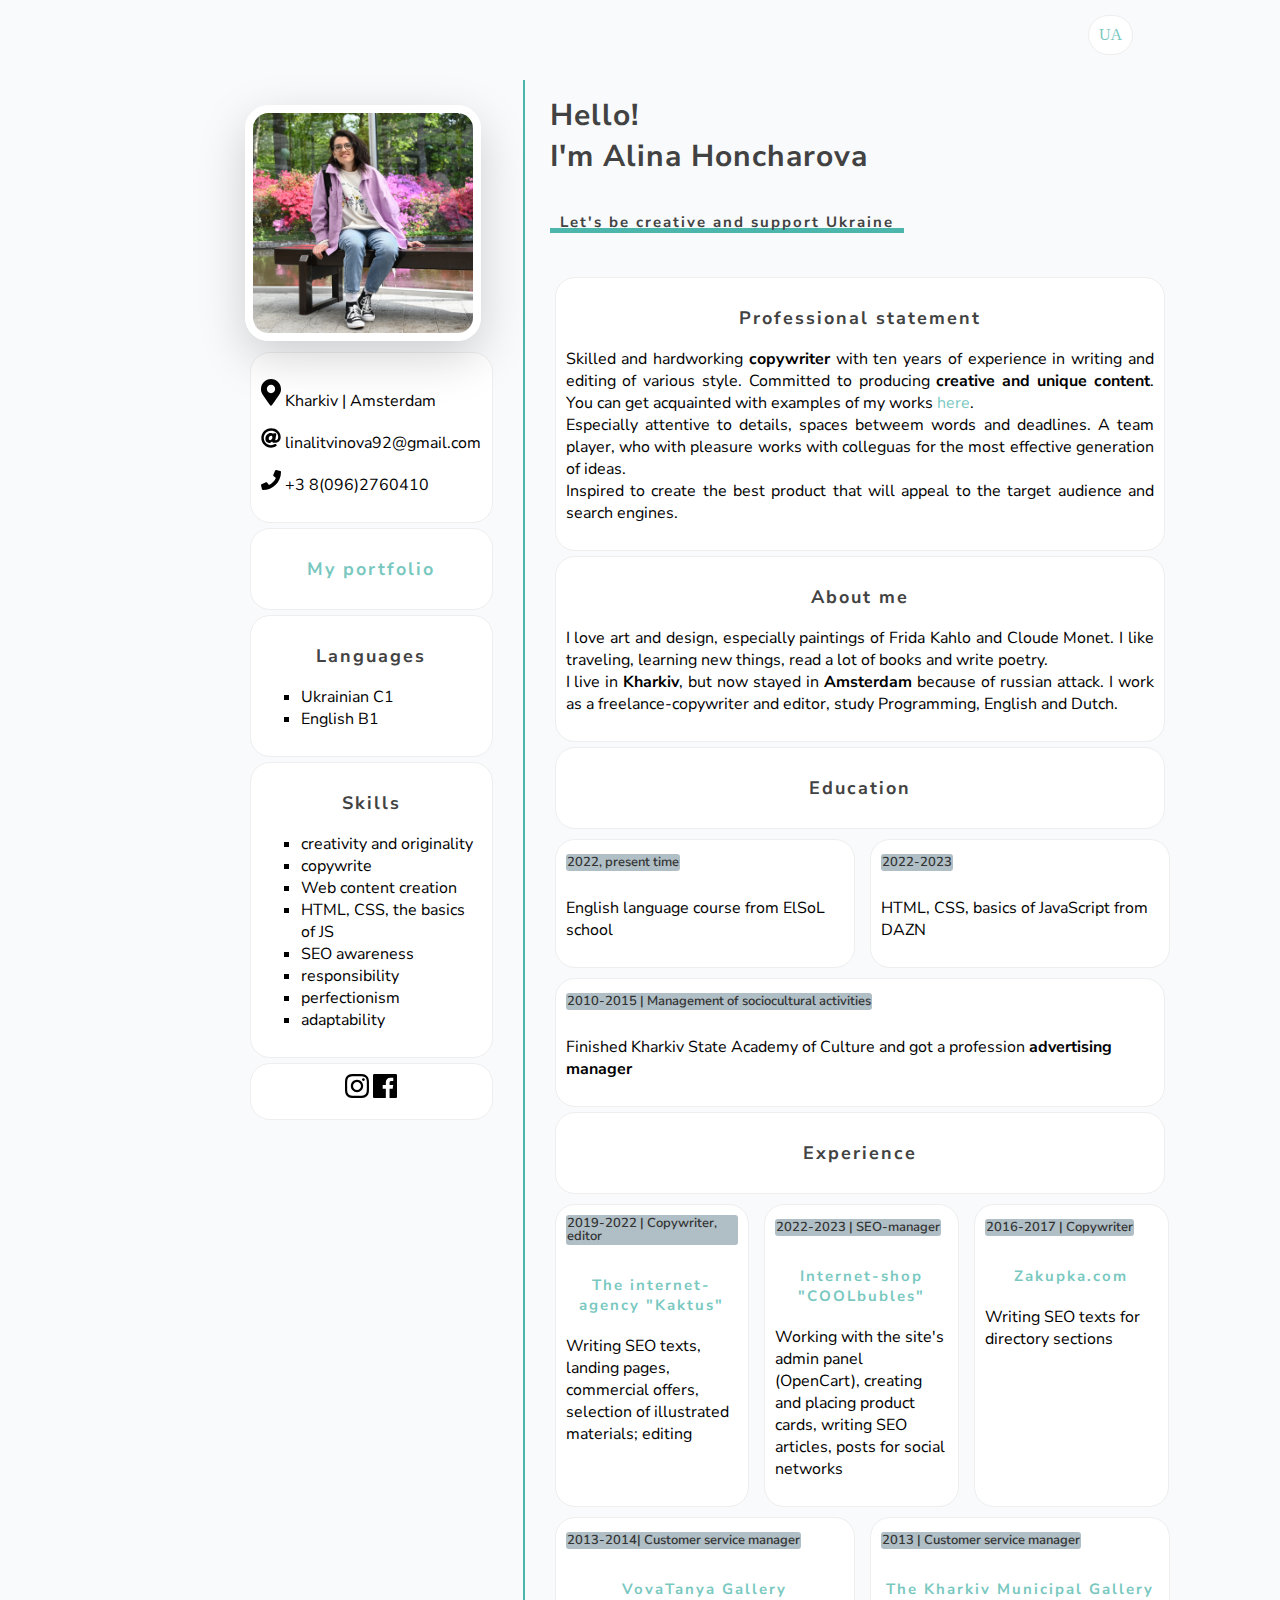
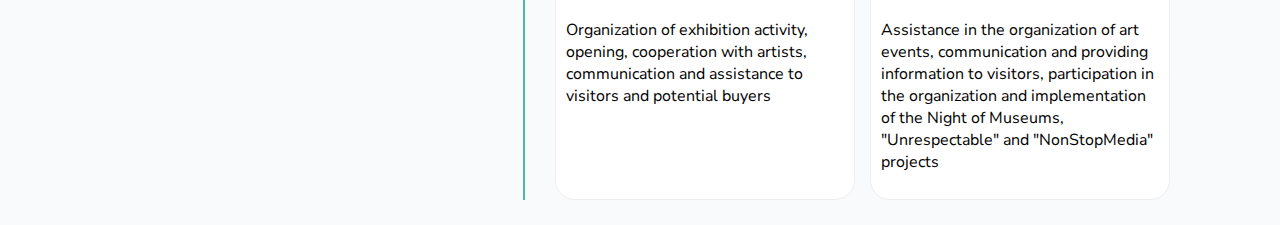
<file: index.html>
<!DOCTYPE html>
<html lang="en">

<head>
  <meta charset="UTF-8">
  <title>Copywriter's CV</title>
  <link rel="stylesheet" href="./style.css">

</head>

<body>


  <div class="item language">
    <a href="uavesrion.html">UA</a>
  </div>

  <main>

    <section class="item1">
      <div class="photo">
        <img class="round" src="cvphoto.jpg">
      </div>
      <div class="item">
        <p><svg viewBox="0 0 384 512" width="20" title="map-marker-alt">
            <path
              d="M172.268 501.67C26.97 291.031 0 269.413 0 192 0 85.961 85.961 0 192 0s192 85.961 192 192c0 77.413-26.97 99.031-172.268 309.67-9.535 13.774-29.93 13.773-39.464 0zM192 272c44.183 0 80-35.817 80-80s-35.817-80-80-80-80 35.817-80 80 35.817 80 80 80z" />
          </svg> Kharkiv | Amsterdam </p>
        <p><svg viewBox="0 0 512 512" width="20" title="at">
            <path
              d="M256 8C118.941 8 8 118.919 8 256c0 137.059 110.919 248 248 248 48.154 0 95.342-14.14 135.408-40.223 12.005-7.815 14.625-24.288 5.552-35.372l-10.177-12.433c-7.671-9.371-21.179-11.667-31.373-5.129C325.92 429.757 291.314 440 256 440c-101.458 0-184-82.542-184-184S154.542 72 256 72c100.139 0 184 57.619 184 160 0 38.786-21.093 79.742-58.17 83.693-17.349-.454-16.91-12.857-13.476-30.024l23.433-121.11C394.653 149.75 383.308 136 368.225 136h-44.981a13.518 13.518 0 0 0-13.432 11.993l-.01.092c-14.697-17.901-40.448-21.775-59.971-21.775-74.58 0-137.831 62.234-137.831 151.46 0 65.303 36.785 105.87 96 105.87 26.984 0 57.369-15.637 74.991-38.333 9.522 34.104 40.613 34.103 70.71 34.103C462.609 379.41 504 307.798 504 232 504 95.653 394.023 8 256 8zm-21.68 304.43c-22.249 0-36.07-15.623-36.07-40.771 0-44.993 30.779-72.729 58.63-72.729 22.292 0 35.601 15.241 35.601 40.77 0 45.061-33.875 72.73-58.161 72.73z" />
          </svg> linalitvinova92@gmail.com</p>
        <p><svg viewBox="0 0 512 512" width="20" title="phone">
            <path
              d="M493.4 24.6l-104-24c-11.3-2.6-22.9 3.3-27.5 13.9l-48 112c-4.2 9.8-1.4 21.3 6.9 28l60.6 49.6c-36 76.7-98.9 140.5-177.2 177.2l-49.6-60.6c-6.8-8.3-18.2-11.1-28-6.9l-112 48C3.9 366.5-2 378.1.6 389.4l24 104C27.1 504.2 36.7 512 48 512c256.1 0 464-207.5 464-464 0-11.2-7.7-20.9-18.6-23.4z" />
          </svg> +3 8(096)2760410</p>
      </div>

      <div class="item">
        <h3><a href="grid.html">My portfolio</a></h3>
      </div>

      <div class="item">
        <p>
        <h3>Languages</h3>
        <ol>
          <li>Ukrainian C1</li>
          <li>English B1</li>
        </ol>
        </p>
      </div>
      <div class="item">
        <p>
        <h3>Skills</h3>
        <ol>
          <li>creativity and originality</li>
          <li>copywrite</li>
          <li>Web content creation</li>
          <li>HTML, CSS, the basics of JS</li>
          <li>SEO awareness</li>
          <li>responsibility</li>
          <li>perfectionism</li>
          <li>adaptability</li>
        </ol>
        </p>
      </div>
      <div class="social-media item">

        <a href="https://www.instagram.com/lina_light_night/"><svg xmlns="http://www.w3.org/2000/svg" width="24"
            height="24" viewBox="0 0 24 24">
            <path
              d="M12 2.163c3.204 0 3.584.012 4.85.07 3.252.148 4.771 1.691 4.919 4.919.058 1.265.069 1.645.069 4.849 0 3.205-.012 3.584-.069 4.849-.149 3.225-1.664 4.771-4.919 4.919-1.266.058-1.644.07-4.85.07-3.204 0-3.584-.012-4.849-.07-3.26-.149-4.771-1.699-4.919-4.92-.058-1.265-.07-1.644-.07-4.849 0-3.204.013-3.583.07-4.849.149-3.227 1.664-4.771 4.919-4.919 1.266-.057 1.645-.069 4.849-.069zm0-2.163c-3.259 0-3.667.014-4.947.072-4.358.2-6.78 2.618-6.98 6.98-.059 1.281-.073 1.689-.073 4.948 0 3.259.014 3.668.072 4.948.2 4.358 2.618 6.78 6.98 6.98 1.281.058 1.689.072 4.948.072 3.259 0 3.668-.014 4.948-.072 4.354-.2 6.782-2.618 6.979-6.98.059-1.28.073-1.689.073-4.948 0-3.259-.014-3.667-.072-4.947-.196-4.354-2.617-6.78-6.979-6.98-1.281-.059-1.69-.073-4.949-.073zm0 5.838c-3.403 0-6.162 2.759-6.162 6.162s2.759 6.163 6.162 6.163 6.162-2.759 6.162-6.163c0-3.403-2.759-6.162-6.162-6.162zm0 10.162c-2.209 0-4-1.79-4-4 0-2.209 1.791-4 4-4s4 1.791 4 4c0 2.21-1.791 4-4 4zm6.406-11.845c-.796 0-1.441.645-1.441 1.44s.645 1.44 1.441 1.44c.795 0 1.439-.645 1.439-1.44s-.644-1.44-1.439-1.44z" />
          </svg></a>
        <a href="https://www.facebook.com/">
          <svg xmlns="http://www.w3.org/2000/svg" width="24" height="24" viewBox="0 0 24 24">
            <path
              d="M22.675 0h-21.35c-.732 0-1.325.593-1.325 1.325v21.351c0 .731.593 1.324 1.325 1.324h11.495v-9.294h-3.128v-3.622h3.128v-2.671c0-3.1 1.893-4.788 4.659-4.788 1.325 0 2.463.099 2.795.143v3.24l-1.918.001c-1.504 0-1.795.715-1.795 1.763v2.313h3.587l-.467 3.622h-3.12v9.293h6.116c.73 0 1.323-.593 1.323-1.325v-21.35c0-.732-.593-1.325-1.325-1.325z" />
          </svg>
        </a>
      </div>
    </section>
    <section>
      <div class="visits">
        <h1>Hello!<br>I'm Alina Honcharova</h1>
        <h2>Let's be creative and support Ukraine</h2>
      </div>
      <div class="item content">
        <h3>Professional statement</h3>
        <p>Skilled and hardworking <b>copywriter</b> with ten years of experience in writing and editing of various
          style. Committed to producing <b>creative and unique content</b>. You can get acquainted with examples of my
          works <a href="grid.html">here</a>.
          <br>Especially attentive to details, spaces betweem words and deadlines. A team player, who with pleasure
          works with colleguas for the most effective generation of ideas.<br>Inspired
          to create the best product that will appeal to the target audience and search engines.
        </p>
      </div>
      <div class="item content">
        <h3>About me</h3>
        <p>I love art and design, especially paintings of Frida Kahlo and Cloude Monet. I like traveling, learning new
          things, read a lot of books and write poetry. <br>I live in <b>Kharkiv</b>, but now stayed in <b>Amsterdam</b>
          because of russian attack. I work as a freelance-copywriter and editor, study Programming, English and Dutch.
        </p>
      </div>

      <div class="item">
        <h3>Education</h3>
      </div>
      <section class="two-columns">
        <div class="item">
          <p class="badge">2022, present time</p>
          <p>English language course from ElSoL school</p>
        </div>
        <div class="item">
          <p class="badge">2022-2023</p>
          <p>HTML, CSS, basics of JavaScript from DAZN</p>
        </div>
      </section>
      <div class="item">
        <p class="badge">2010-2015 | Management of sociocultural activities</p>
        <p>Finished Kharkiv State Academy of Culture and got a profession <b>advertising manager</b>
        </p>
      </div>
      <div class="item">
        <h3>Experience</h3>
      </div>
      <section class="three-columns">
        <div class="item">
          <p class="badge">2019-2022 | Copywriter, editor</h4>
          <h4><a href="">The internet-agency "Kaktus"</a></h4>
          <p>Writing SEO texts, landing pages, commercial offers, selection of illustrated materials; editing</p>
        </div>
        <div class="item">
          <p class="badge">2022-2023 | SEO-manager</p>
          <h4><a href="https://coolbubbles.com.ua/ua/">Internet-shop "COOLbubles"</a></h4>
          <p>Working with the site's admin panel (OpenCart), creating and placing product cards, writing SEO articles, posts for social networks
          </p>
        </div>
        <div class="item">
          <p class="badge">2016-2017 | Copywriter</p>
          <h4><a href="https://zakupka.com">Zakupka.com</a></h4>
          <p>Writing SEO texts for directory sections</p>
        </div>
      </section>
      <section class="two-columns">
        <div class="item">
          <p class="badge">2013-2014| Customer service manager</p>
          <h4><a href="https://www.instagram.com/vovatanyagallery/">VovaTanya Gallery</a></h4>
          <p>Organization of exhibition activity, opening, cooperation with artists, communication and assistance to
            visitors and potential buyers</p>
        </div>
        <div class="item">
          <p class="badge">2013 | Customer service manager</p>
          <h4><a href="https://mgallery.kharkov.ua/en/main/">The Kharkiv Municipal Gallery</a></h4>
          <p>Assistance in the organization of art events, communication and providing information to visitors,
            participation in the organization and implementation of the Night of Museums, "Unrespectable" and
            "NonStopMedia" projects</p>
        </div>
      </section>
    </section>
  </main>

</body>

</html>
</file>
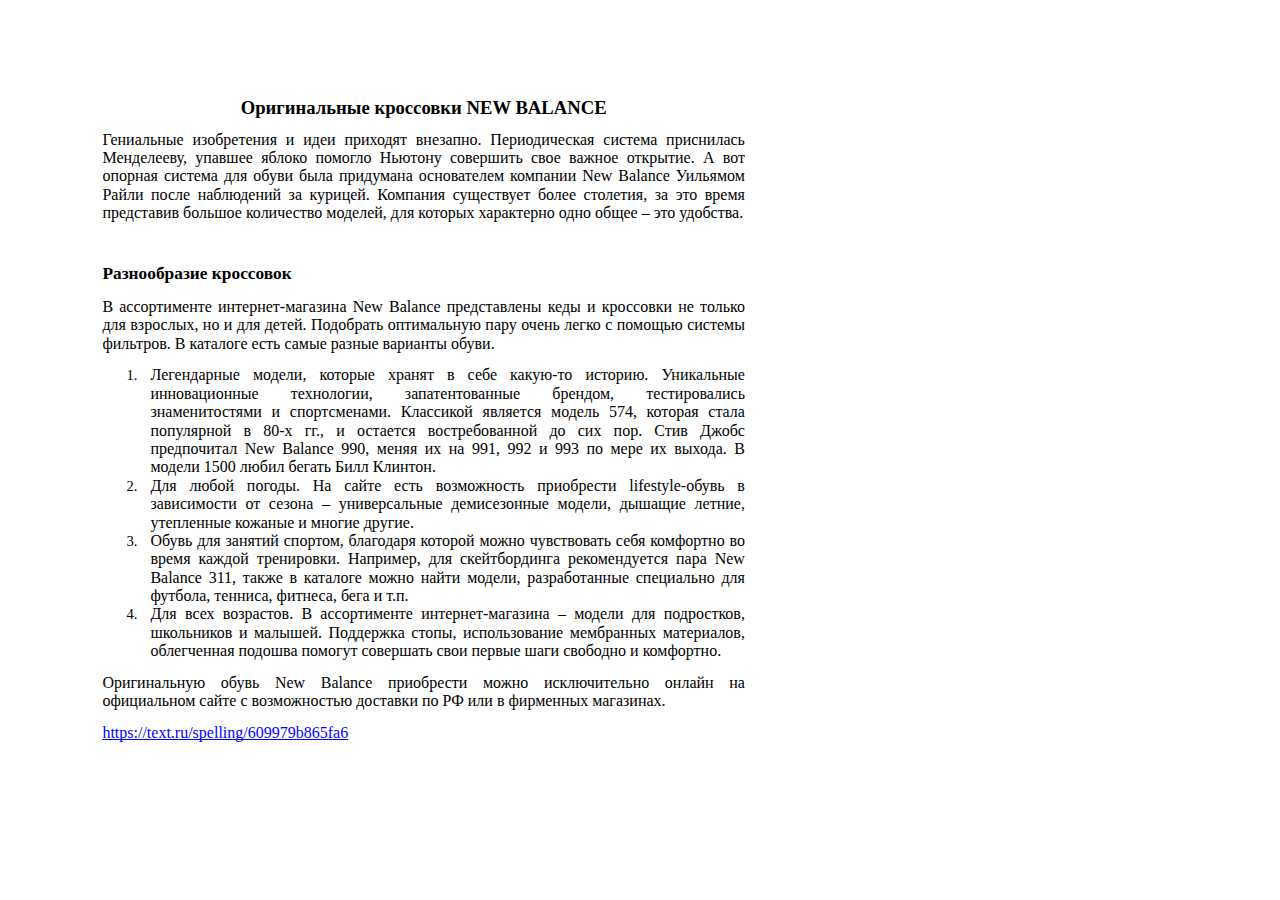
<file: NEWBALANCE_1_10.05.2021.html>
<html><head><meta content="text/html; charset=UTF-8" http-equiv="content-type"><style type="text/css">

body { 
		-ms-user-select: none; 
		-moz-user-select: none; 
		-webkit-user-select: none; 
		user-select: none; 
	}

@import url('https://themes.googleusercontent.com/fonts/css?kit=fpjTOVmNbO4Lz34iLyptLTi9jKYd1gJzj5O2gWsEpXol-nTHck7FFkZplK5meosG');ol.lst-kix_list_1-3{list-style-type:none}ol.lst-kix_list_1-4{list-style-type:none}ol.lst-kix_list_1-5{list-style-type:none}ol.lst-kix_list_1-6{list-style-type:none}ol.lst-kix_list_1-0{list-style-type:none}.lst-kix_list_1-4>li{counter-increment:lst-ctn-kix_list_1-4}ol.lst-kix_list_1-1{list-style-type:none}ol.lst-kix_list_1-2{list-style-type:none}ol.lst-kix_list_1-6.start{counter-reset:lst-ctn-kix_list_1-6 0}.lst-kix_list_1-1>li{counter-increment:lst-ctn-kix_list_1-1}ol.lst-kix_list_1-3.start{counter-reset:lst-ctn-kix_list_1-3 0}ol.lst-kix_list_1-2.start{counter-reset:lst-ctn-kix_list_1-2 0}ol.lst-kix_list_1-8.start{counter-reset:lst-ctn-kix_list_1-8 0}.lst-kix_list_1-0>li:before{content:"" counter(lst-ctn-kix_list_1-0,decimal) ". "}ol.lst-kix_list_1-5.start{counter-reset:lst-ctn-kix_list_1-5 0}ol.lst-kix_list_1-7{list-style-type:none}.lst-kix_list_1-1>li:before{content:"" counter(lst-ctn-kix_list_1-1,lower-latin) ". "}.lst-kix_list_1-2>li:before{content:"" counter(lst-ctn-kix_list_1-2,lower-roman) ". "}.lst-kix_list_1-7>li{counter-increment:lst-ctn-kix_list_1-7}ol.lst-kix_list_1-8{list-style-type:none}.lst-kix_list_1-3>li:before{content:"" counter(lst-ctn-kix_list_1-3,decimal) ". "}.lst-kix_list_1-4>li:before{content:"" counter(lst-ctn-kix_list_1-4,lower-latin) ". "}ol.lst-kix_list_1-0.start{counter-reset:lst-ctn-kix_list_1-0 0}.lst-kix_list_1-0>li{counter-increment:lst-ctn-kix_list_1-0}.lst-kix_list_1-6>li{counter-increment:lst-ctn-kix_list_1-6}.lst-kix_list_1-7>li:before{content:"" counter(lst-ctn-kix_list_1-7,lower-latin) ". "}.lst-kix_list_1-3>li{counter-increment:lst-ctn-kix_list_1-3}.lst-kix_list_1-5>li:before{content:"" counter(lst-ctn-kix_list_1-5,lower-roman) ". "}.lst-kix_list_1-6>li:before{content:"" counter(lst-ctn-kix_list_1-6,decimal) ". "}li.li-bullet-0:before{margin-left:-18pt;white-space:nowrap;display:inline-block;min-width:18pt}ol.lst-kix_list_1-7.start{counter-reset:lst-ctn-kix_list_1-7 0}.lst-kix_list_1-2>li{counter-increment:lst-ctn-kix_list_1-2}.lst-kix_list_1-5>li{counter-increment:lst-ctn-kix_list_1-5}.lst-kix_list_1-8>li{counter-increment:lst-ctn-kix_list_1-8}ol.lst-kix_list_1-4.start{counter-reset:lst-ctn-kix_list_1-4 0}.lst-kix_list_1-8>li:before{content:"" counter(lst-ctn-kix_list_1-8,lower-roman) ". "}ol.lst-kix_list_1-1.start{counter-reset:lst-ctn-kix_list_1-1 0}ol{margin:0;padding:0}table td,table th{padding:0}.c3{color:#000000;font-weight:400;text-decoration:none;vertical-align:baseline;font-size:12pt;font-family:"Times New Roman";font-style:normal}.c6{-webkit-text-decoration-skip:none;color:#0000ff;font-weight:400;text-decoration:underline;text-decoration-skip-ink:none;font-size:12pt;font-family:"Times New Roman"}.c9{color:#000000;font-weight:700;text-decoration:none;vertical-align:baseline;font-size:13pt;font-family:"Calibri";font-style:normal}.c11{color:#000000;font-weight:700;text-decoration:none;vertical-align:baseline;font-size:14pt;font-family:"Calibri";font-style:normal}.c7{padding-top:0pt;padding-bottom:0pt;line-height:1.1500000000000001;orphans:2;widows:2;text-align:justify}.c0{padding-top:24pt;padding-bottom:0pt;line-height:1.1500000000000001;orphans:2;widows:2;text-align:center}.c8{padding-top:10pt;padding-bottom:0pt;line-height:1.1500000000000001;orphans:2;widows:2;text-align:left}.c1{padding-top:0pt;padding-bottom:10pt;line-height:1.1500000000000001;orphans:2;widows:2;text-align:justify}.c4{background-color:#ffffff;max-width:481.9pt;padding:42.5pt 42.5pt 42.5pt 70.8pt}.c5{color:inherit;text-decoration:inherit}.c2{margin-left:36pt;padding-left:0pt}.c10{padding:0;margin:0}.title{padding-top:0pt;color:#000000;border-bottom-color:#000000;border-bottom-width:0.5pt;font-size:26pt;padding-bottom:1pt;font-family:"Calibri";line-height:1.0;border-bottom-style:solid;orphans:2;widows:2;text-align:left}.subtitle{padding-top:0pt;color:#000000;font-size:12pt;padding-bottom:30pt;font-family:"Calibri";line-height:1.1500000000000001;font-style:italic;orphans:2;widows:2;text-align:left}li{color:#000000;font-size:11pt;font-family:"Cambria"}p{margin:0;color:#000000;font-size:11pt;font-family:"Cambria"}h1{padding-top:24pt;color:#000000;font-weight:700;font-size:14pt;padding-bottom:0pt;font-family:"Calibri";line-height:1.1500000000000001;orphans:2;widows:2;text-align:left}h2{padding-top:10pt;color:#000000;font-weight:700;font-size:13pt;padding-bottom:0pt;font-family:"Calibri";line-height:1.1500000000000001;orphans:2;widows:2;text-align:left}h3{padding-top:10pt;color:#000000;font-weight:700;font-size:11pt;padding-bottom:0pt;font-family:"Calibri";line-height:1.1291666666666667;orphans:2;widows:2;text-align:left}h4{padding-top:10pt;color:#000000;font-weight:700;font-size:11pt;padding-bottom:0pt;font-family:"Calibri";line-height:1.1500000000000001;font-style:italic;orphans:2;widows:2;text-align:left}h5{padding-top:10pt;color:#7f7f7f;font-weight:700;font-size:11pt;padding-bottom:0pt;font-family:"Calibri";line-height:1.1500000000000001;orphans:2;widows:2;text-align:left}h6{padding-top:0pt;color:#7f7f7f;font-weight:700;font-size:11pt;padding-bottom:0pt;font-family:"Calibri";line-height:1.1291666666666667;font-style:italic;orphans:2;widows:2;text-align:left}</style></head><body class="c4 doc-content"><h1 class="c0"><span class="c11">&#1054;&#1088;&#1080;&#1075;&#1080;&#1085;&#1072;&#1083;&#1100;&#1085;&#1099;&#1077; &#1082;&#1088;&#1086;&#1089;&#1089;&#1086;&#1074;&#1082;&#1080; NEW BALANCE</span></h1><p class="c1"><span class="c3">&#1043;&#1077;&#1085;&#1080;&#1072;&#1083;&#1100;&#1085;&#1099;&#1077; &#1080;&#1079;&#1086;&#1073;&#1088;&#1077;&#1090;&#1077;&#1085;&#1080;&#1103; &#1080; &#1080;&#1076;&#1077;&#1080; &#1087;&#1088;&#1080;&#1093;&#1086;&#1076;&#1103;&#1090; &#1074;&#1085;&#1077;&#1079;&#1072;&#1087;&#1085;&#1086;. &#1055;&#1077;&#1088;&#1080;&#1086;&#1076;&#1080;&#1095;&#1077;&#1089;&#1082;&#1072;&#1103; &#1089;&#1080;&#1089;&#1090;&#1077;&#1084;&#1072; &#1087;&#1088;&#1080;&#1089;&#1085;&#1080;&#1083;&#1072;&#1089;&#1100; &#1052;&#1077;&#1085;&#1076;&#1077;&#1083;&#1077;&#1077;&#1074;&#1091;, &#1091;&#1087;&#1072;&#1074;&#1096;&#1077;&#1077; &#1103;&#1073;&#1083;&#1086;&#1082;&#1086; &#1087;&#1086;&#1084;&#1086;&#1075;&#1083;&#1086; &#1053;&#1100;&#1102;&#1090;&#1086;&#1085;&#1091; &#1089;&#1086;&#1074;&#1077;&#1088;&#1096;&#1080;&#1090;&#1100; &#1089;&#1074;&#1086;&#1077; &#1074;&#1072;&#1078;&#1085;&#1086;&#1077; &#1086;&#1090;&#1082;&#1088;&#1099;&#1090;&#1080;&#1077;. &#1040; &#1074;&#1086;&#1090; &#1086;&#1087;&#1086;&#1088;&#1085;&#1072;&#1103; &#1089;&#1080;&#1089;&#1090;&#1077;&#1084;&#1072; &#1076;&#1083;&#1103; &#1086;&#1073;&#1091;&#1074;&#1080; &#1073;&#1099;&#1083;&#1072; &#1087;&#1088;&#1080;&#1076;&#1091;&#1084;&#1072;&#1085;&#1072; &#1086;&#1089;&#1085;&#1086;&#1074;&#1072;&#1090;&#1077;&#1083;&#1077;&#1084; &#1082;&#1086;&#1084;&#1087;&#1072;&#1085;&#1080;&#1080; New Balance &#1059;&#1080;&#1083;&#1100;&#1103;&#1084;&#1086;&#1084; &#1056;&#1072;&#1081;&#1083;&#1080; &#1087;&#1086;&#1089;&#1083;&#1077; &#1085;&#1072;&#1073;&#1083;&#1102;&#1076;&#1077;&#1085;&#1080;&#1081; &#1079;&#1072; &#1082;&#1091;&#1088;&#1080;&#1094;&#1077;&#1081;. &#1050;&#1086;&#1084;&#1087;&#1072;&#1085;&#1080;&#1103; &#1089;&#1091;&#1097;&#1077;&#1089;&#1090;&#1074;&#1091;&#1077;&#1090; &#1073;&#1086;&#1083;&#1077;&#1077; &#1089;&#1090;&#1086;&#1083;&#1077;&#1090;&#1080;&#1103;, &#1079;&#1072; &#1101;&#1090;&#1086; &#1074;&#1088;&#1077;&#1084;&#1103; &#1087;&#1088;&#1077;&#1076;&#1089;&#1090;&#1072;&#1074;&#1080;&#1074; &#1073;&#1086;&#1083;&#1100;&#1096;&#1086;&#1077; &#1082;&#1086;&#1083;&#1080;&#1095;&#1077;&#1089;&#1090;&#1074;&#1086; &#1084;&#1086;&#1076;&#1077;&#1083;&#1077;&#1081;, &#1076;&#1083;&#1103; &#1082;&#1086;&#1090;&#1086;&#1088;&#1099;&#1093; &#1093;&#1072;&#1088;&#1072;&#1082;&#1090;&#1077;&#1088;&#1085;&#1086; &#1086;&#1076;&#1085;&#1086; &#1086;&#1073;&#1097;&#1077;&#1077; &ndash; &#1101;&#1090;&#1086; &#1091;&#1076;&#1086;&#1073;&#1089;&#1090;&#1074;&#1072;.</span></p><h2 class="c8"><span class="c9">&#1056;&#1072;&#1079;&#1085;&#1086;&#1086;&#1073;&#1088;&#1072;&#1079;&#1080;&#1077; &#1082;&#1088;&#1086;&#1089;&#1089;&#1086;&#1074;&#1086;&#1082; </span></h2><p class="c1"><span class="c3">&#1042; &#1072;&#1089;&#1089;&#1086;&#1088;&#1090;&#1080;&#1084;&#1077;&#1085;&#1090;&#1077; &#1080;&#1085;&#1090;&#1077;&#1088;&#1085;&#1077;&#1090;-&#1084;&#1072;&#1075;&#1072;&#1079;&#1080;&#1085;&#1072; New Balance &#1087;&#1088;&#1077;&#1076;&#1089;&#1090;&#1072;&#1074;&#1083;&#1077;&#1085;&#1099; &#1082;&#1077;&#1076;&#1099; &#1080; &#1082;&#1088;&#1086;&#1089;&#1089;&#1086;&#1074;&#1082;&#1080; &#1085;&#1077; &#1090;&#1086;&#1083;&#1100;&#1082;&#1086; &#1076;&#1083;&#1103; &#1074;&#1079;&#1088;&#1086;&#1089;&#1083;&#1099;&#1093;, &#1085;&#1086; &#1080; &#1076;&#1083;&#1103; &#1076;&#1077;&#1090;&#1077;&#1081;. &#1055;&#1086;&#1076;&#1086;&#1073;&#1088;&#1072;&#1090;&#1100; &#1086;&#1087;&#1090;&#1080;&#1084;&#1072;&#1083;&#1100;&#1085;&#1091;&#1102; &#1087;&#1072;&#1088;&#1091; &#1086;&#1095;&#1077;&#1085;&#1100; &#1083;&#1077;&#1075;&#1082;&#1086; &#1089; &#1087;&#1086;&#1084;&#1086;&#1097;&#1100;&#1102; &#1089;&#1080;&#1089;&#1090;&#1077;&#1084;&#1099; &#1092;&#1080;&#1083;&#1100;&#1090;&#1088;&#1086;&#1074;. &#1042; &#1082;&#1072;&#1090;&#1072;&#1083;&#1086;&#1075;&#1077; &#1077;&#1089;&#1090;&#1100; &#1089;&#1072;&#1084;&#1099;&#1077; &#1088;&#1072;&#1079;&#1085;&#1099;&#1077; &#1074;&#1072;&#1088;&#1080;&#1072;&#1085;&#1090;&#1099; &#1086;&#1073;&#1091;&#1074;&#1080;.</span></p><ol class="c10 lst-kix_list_1-0 start" start="1"><li class="c2 c7 li-bullet-0"><span class="c3">&#1051;&#1077;&#1075;&#1077;&#1085;&#1076;&#1072;&#1088;&#1085;&#1099;&#1077; &#1084;&#1086;&#1076;&#1077;&#1083;&#1080;, &#1082;&#1086;&#1090;&#1086;&#1088;&#1099;&#1077; &#1093;&#1088;&#1072;&#1085;&#1103;&#1090; &#1074; &#1089;&#1077;&#1073;&#1077; &#1082;&#1072;&#1082;&#1091;&#1102;-&#1090;&#1086; &#1080;&#1089;&#1090;&#1086;&#1088;&#1080;&#1102;. &#1059;&#1085;&#1080;&#1082;&#1072;&#1083;&#1100;&#1085;&#1099;&#1077; &#1080;&#1085;&#1085;&#1086;&#1074;&#1072;&#1094;&#1080;&#1086;&#1085;&#1085;&#1099;&#1077; &#1090;&#1077;&#1093;&#1085;&#1086;&#1083;&#1086;&#1075;&#1080;&#1080;, &#1079;&#1072;&#1087;&#1072;&#1090;&#1077;&#1085;&#1090;&#1086;&#1074;&#1072;&#1085;&#1085;&#1099;&#1077; &#1073;&#1088;&#1077;&#1085;&#1076;&#1086;&#1084;, &#1090;&#1077;&#1089;&#1090;&#1080;&#1088;&#1086;&#1074;&#1072;&#1083;&#1080;&#1089;&#1100; &#1079;&#1085;&#1072;&#1084;&#1077;&#1085;&#1080;&#1090;&#1086;&#1089;&#1090;&#1103;&#1084;&#1080; &#1080; &#1089;&#1087;&#1086;&#1088;&#1090;&#1089;&#1084;&#1077;&#1085;&#1072;&#1084;&#1080;. &#1050;&#1083;&#1072;&#1089;&#1089;&#1080;&#1082;&#1086;&#1081; &#1103;&#1074;&#1083;&#1103;&#1077;&#1090;&#1089;&#1103; &#1084;&#1086;&#1076;&#1077;&#1083;&#1100; 574, &#1082;&#1086;&#1090;&#1086;&#1088;&#1072;&#1103; &#1089;&#1090;&#1072;&#1083;&#1072; &#1087;&#1086;&#1087;&#1091;&#1083;&#1103;&#1088;&#1085;&#1086;&#1081; &#1074; 80-&#1093; &#1075;&#1075;., &#1080; &#1086;&#1089;&#1090;&#1072;&#1077;&#1090;&#1089;&#1103; &#1074;&#1086;&#1089;&#1090;&#1088;&#1077;&#1073;&#1086;&#1074;&#1072;&#1085;&#1085;&#1086;&#1081; &#1076;&#1086; &#1089;&#1080;&#1093; &#1087;&#1086;&#1088;. &#1057;&#1090;&#1080;&#1074; &#1044;&#1078;&#1086;&#1073;&#1089; &#1087;&#1088;&#1077;&#1076;&#1087;&#1086;&#1095;&#1080;&#1090;&#1072;&#1083; New Balance 990, &#1084;&#1077;&#1085;&#1103;&#1103; &#1080;&#1093; &#1085;&#1072; 991, 992 &#1080; 993 &#1087;&#1086; &#1084;&#1077;&#1088;&#1077; &#1080;&#1093; &#1074;&#1099;&#1093;&#1086;&#1076;&#1072;. &#1042; &#1084;&#1086;&#1076;&#1077;&#1083;&#1080; 1500 &#1083;&#1102;&#1073;&#1080;&#1083; &#1073;&#1077;&#1075;&#1072;&#1090;&#1100; &#1041;&#1080;&#1083;&#1083; &#1050;&#1083;&#1080;&#1085;&#1090;&#1086;&#1085;. </span></li><li class="c7 c2 li-bullet-0"><span class="c3">&#1044;&#1083;&#1103; &#1083;&#1102;&#1073;&#1086;&#1081; &#1087;&#1086;&#1075;&#1086;&#1076;&#1099;. &#1053;&#1072; &#1089;&#1072;&#1081;&#1090;&#1077; &#1077;&#1089;&#1090;&#1100; &#1074;&#1086;&#1079;&#1084;&#1086;&#1078;&#1085;&#1086;&#1089;&#1090;&#1100; &#1087;&#1088;&#1080;&#1086;&#1073;&#1088;&#1077;&#1089;&#1090;&#1080; lifestyle-&#1086;&#1073;&#1091;&#1074;&#1100; &#1074; &#1079;&#1072;&#1074;&#1080;&#1089;&#1080;&#1084;&#1086;&#1089;&#1090;&#1080; &#1086;&#1090; &#1089;&#1077;&#1079;&#1086;&#1085;&#1072; &ndash; &#1091;&#1085;&#1080;&#1074;&#1077;&#1088;&#1089;&#1072;&#1083;&#1100;&#1085;&#1099;&#1077; &#1076;&#1077;&#1084;&#1080;&#1089;&#1077;&#1079;&#1086;&#1085;&#1085;&#1099;&#1077; &#1084;&#1086;&#1076;&#1077;&#1083;&#1080;, &#1076;&#1099;&#1096;&#1072;&#1097;&#1080;&#1077; &#1083;&#1077;&#1090;&#1085;&#1080;&#1077;, &#1091;&#1090;&#1077;&#1087;&#1083;&#1077;&#1085;&#1085;&#1099;&#1077; &#1082;&#1086;&#1078;&#1072;&#1085;&#1099;&#1077; &#1080; &#1084;&#1085;&#1086;&#1075;&#1080;&#1077; &#1076;&#1088;&#1091;&#1075;&#1080;&#1077;.</span></li><li class="c7 c2 li-bullet-0" id="h.gjdgxs"><span class="c3">&#1054;&#1073;&#1091;&#1074;&#1100; &#1076;&#1083;&#1103; &#1079;&#1072;&#1085;&#1103;&#1090;&#1080;&#1081; &#1089;&#1087;&#1086;&#1088;&#1090;&#1086;&#1084;, &#1073;&#1083;&#1072;&#1075;&#1086;&#1076;&#1072;&#1088;&#1103; &#1082;&#1086;&#1090;&#1086;&#1088;&#1086;&#1081; &#1084;&#1086;&#1078;&#1085;&#1086; &#1095;&#1091;&#1074;&#1089;&#1090;&#1074;&#1086;&#1074;&#1072;&#1090;&#1100; &#1089;&#1077;&#1073;&#1103; &#1082;&#1086;&#1084;&#1092;&#1086;&#1088;&#1090;&#1085;&#1086; &#1074;&#1086; &#1074;&#1088;&#1077;&#1084;&#1103; &#1082;&#1072;&#1078;&#1076;&#1086;&#1081; &#1090;&#1088;&#1077;&#1085;&#1080;&#1088;&#1086;&#1074;&#1082;&#1080;. &#1053;&#1072;&#1087;&#1088;&#1080;&#1084;&#1077;&#1088;, &#1076;&#1083;&#1103; &#1089;&#1082;&#1077;&#1081;&#1090;&#1073;&#1086;&#1088;&#1076;&#1080;&#1085;&#1075;&#1072; &#1088;&#1077;&#1082;&#1086;&#1084;&#1077;&#1085;&#1076;&#1091;&#1077;&#1090;&#1089;&#1103; &#1087;&#1072;&#1088;&#1072; New Balance 311, &#1090;&#1072;&#1082;&#1078;&#1077; &#1074; &#1082;&#1072;&#1090;&#1072;&#1083;&#1086;&#1075;&#1077; &#1084;&#1086;&#1078;&#1085;&#1086; &#1085;&#1072;&#1081;&#1090;&#1080; &#1084;&#1086;&#1076;&#1077;&#1083;&#1080;, &#1088;&#1072;&#1079;&#1088;&#1072;&#1073;&#1086;&#1090;&#1072;&#1085;&#1085;&#1099;&#1077; &#1089;&#1087;&#1077;&#1094;&#1080;&#1072;&#1083;&#1100;&#1085;&#1086; &#1076;&#1083;&#1103; &#1092;&#1091;&#1090;&#1073;&#1086;&#1083;&#1072;, &#1090;&#1077;&#1085;&#1085;&#1080;&#1089;&#1072;, &#1092;&#1080;&#1090;&#1085;&#1077;&#1089;&#1072;, &#1073;&#1077;&#1075;&#1072; &#1080; &#1090;.&#1087;.</span></li><li class="c1 c2 li-bullet-0"><span class="c3">&#1044;&#1083;&#1103; &#1074;&#1089;&#1077;&#1093; &#1074;&#1086;&#1079;&#1088;&#1072;&#1089;&#1090;&#1086;&#1074;. &#1042; &#1072;&#1089;&#1089;&#1086;&#1088;&#1090;&#1080;&#1084;&#1077;&#1085;&#1090;&#1077; &#1080;&#1085;&#1090;&#1077;&#1088;&#1085;&#1077;&#1090;-&#1084;&#1072;&#1075;&#1072;&#1079;&#1080;&#1085;&#1072; &ndash; &#1084;&#1086;&#1076;&#1077;&#1083;&#1080; &#1076;&#1083;&#1103; &#1087;&#1086;&#1076;&#1088;&#1086;&#1089;&#1090;&#1082;&#1086;&#1074;, &#1096;&#1082;&#1086;&#1083;&#1100;&#1085;&#1080;&#1082;&#1086;&#1074; &#1080; &#1084;&#1072;&#1083;&#1099;&#1096;&#1077;&#1081;. &#1055;&#1086;&#1076;&#1076;&#1077;&#1088;&#1078;&#1082;&#1072; &#1089;&#1090;&#1086;&#1087;&#1099;, &#1080;&#1089;&#1087;&#1086;&#1083;&#1100;&#1079;&#1086;&#1074;&#1072;&#1085;&#1080;&#1077; &#1084;&#1077;&#1084;&#1073;&#1088;&#1072;&#1085;&#1085;&#1099;&#1093; &#1084;&#1072;&#1090;&#1077;&#1088;&#1080;&#1072;&#1083;&#1086;&#1074;, &#1086;&#1073;&#1083;&#1077;&#1075;&#1095;&#1077;&#1085;&#1085;&#1072;&#1103; &#1087;&#1086;&#1076;&#1086;&#1096;&#1074;&#1072; &#1087;&#1086;&#1084;&#1086;&#1075;&#1091;&#1090; &#1089;&#1086;&#1074;&#1077;&#1088;&#1096;&#1072;&#1090;&#1100; &#1089;&#1074;&#1086;&#1080; &#1087;&#1077;&#1088;&#1074;&#1099;&#1077; &#1096;&#1072;&#1075;&#1080; &#1089;&#1074;&#1086;&#1073;&#1086;&#1076;&#1085;&#1086; &#1080; &#1082;&#1086;&#1084;&#1092;&#1086;&#1088;&#1090;&#1085;&#1086;.</span></li></ol><p class="c1"><span class="c3">&#1054;&#1088;&#1080;&#1075;&#1080;&#1085;&#1072;&#1083;&#1100;&#1085;&#1091;&#1102; &#1086;&#1073;&#1091;&#1074;&#1100; New Balance &#1087;&#1088;&#1080;&#1086;&#1073;&#1088;&#1077;&#1089;&#1090;&#1080; &#1084;&#1086;&#1078;&#1085;&#1086; &#1080;&#1089;&#1082;&#1083;&#1102;&#1095;&#1080;&#1090;&#1077;&#1083;&#1100;&#1085;&#1086; &#1086;&#1085;&#1083;&#1072;&#1081;&#1085; &#1085;&#1072; &#1086;&#1092;&#1080;&#1094;&#1080;&#1072;&#1083;&#1100;&#1085;&#1086;&#1084; &#1089;&#1072;&#1081;&#1090;&#1077; &#1089; &#1074;&#1086;&#1079;&#1084;&#1086;&#1078;&#1085;&#1086;&#1089;&#1090;&#1100;&#1102; &#1076;&#1086;&#1089;&#1090;&#1072;&#1074;&#1082;&#1080; &#1087;&#1086; &#1056;&#1060; &#1080;&#1083;&#1080; &#1074; &#1092;&#1080;&#1088;&#1084;&#1077;&#1085;&#1085;&#1099;&#1093; &#1084;&#1072;&#1075;&#1072;&#1079;&#1080;&#1085;&#1072;&#1093;. </span></p><p class="c1"><span class="c6"><a class="c5" href="https://www.google.com/url?q=https://text.ru/spelling/609979b865fa6&amp;sa=D&amp;source=editors&amp;ust=1679920220911359&amp;usg=AOvVaw1L24Yh9nJN9Jbo-Mddj4qc">https://text.ru/spelling/609979b865fa6</a></span><span class="c3">&nbsp;</span></p></body></html>
</file>
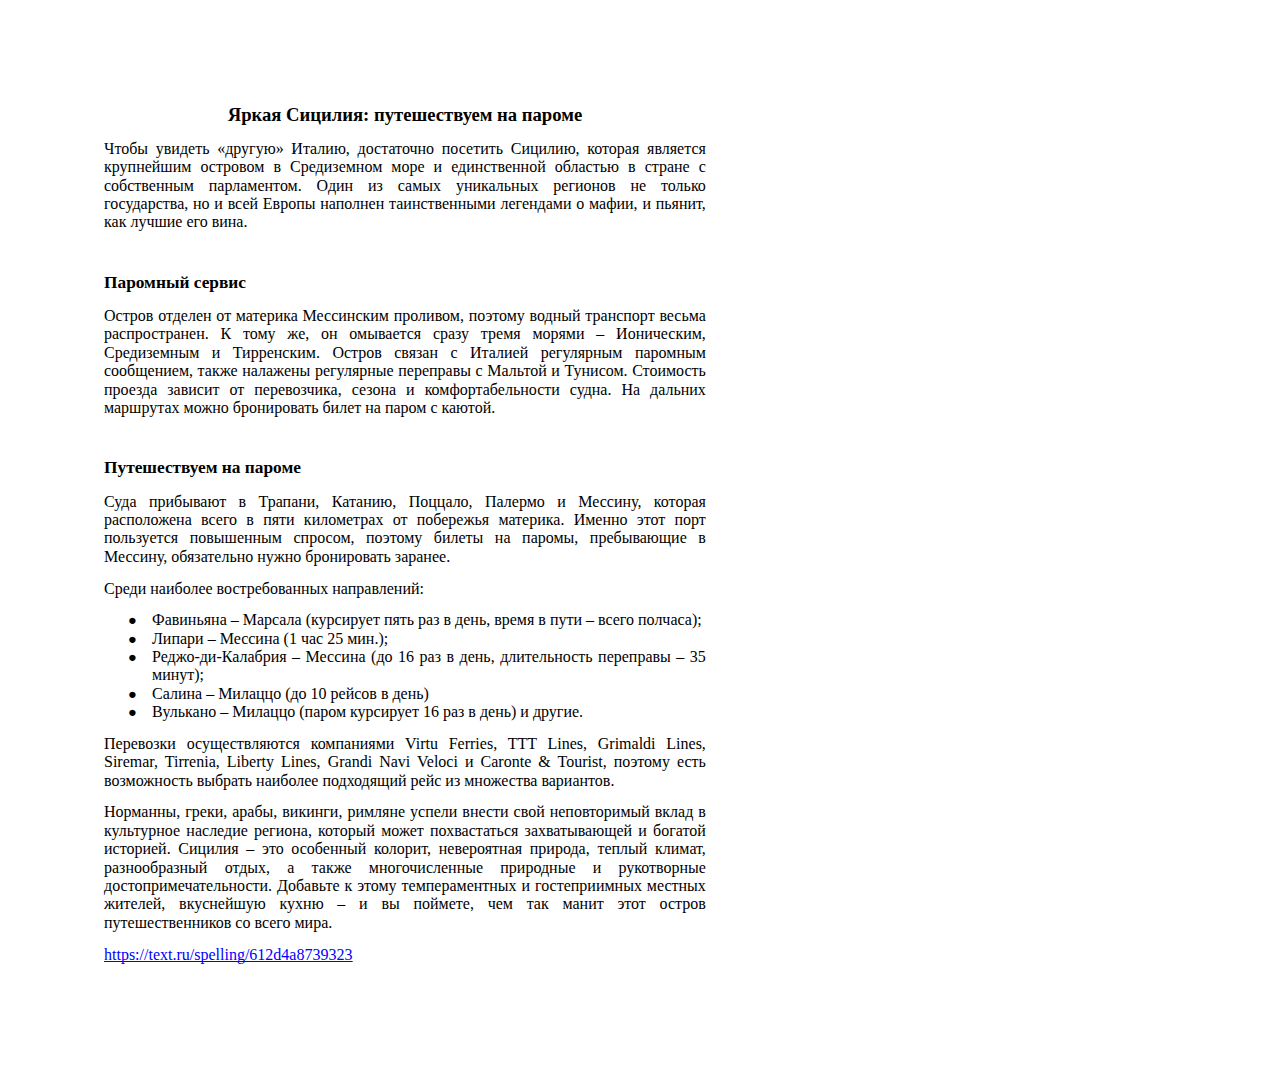
<file: Sicily.html>
<html><head><meta content="text/html; charset=UTF-8" http-equiv="content-type"><style type="text/css">
body { 
		-ms-user-select: none; 
		-moz-user-select: none; 
		-webkit-user-select: none; 
		user-select: none; 
	}

@import url('https://themes.googleusercontent.com/fonts/css?kit=fpjTOVmNbO4Lz34iLyptLU5zdwzqyXAFhQ3EpAK6bTA');ul.lst-kix_dscrv3ihgmge-0{list-style-type:none}ul.lst-kix_dscrv3ihgmge-1{list-style-type:none}ul.lst-kix_dscrv3ihgmge-2{list-style-type:none}.lst-kix_dscrv3ihgmge-5>li:before{content:"\0025aa  "}.lst-kix_dscrv3ihgmge-7>li:before{content:"o  "}.lst-kix_dscrv3ihgmge-6>li:before{content:"\0025cf  "}.lst-kix_dscrv3ihgmge-1>li:before{content:"o  "}li.li-bullet-0:before{margin-left:-18pt;white-space:nowrap;display:inline-block;min-width:18pt}.lst-kix_dscrv3ihgmge-0>li:before{content:"\0025cf  "}.lst-kix_dscrv3ihgmge-8>li:before{content:"\0025aa  "}.lst-kix_dscrv3ihgmge-2>li:before{content:"\0025aa  "}ul.lst-kix_dscrv3ihgmge-7{list-style-type:none}ul.lst-kix_dscrv3ihgmge-8{list-style-type:none}.lst-kix_dscrv3ihgmge-3>li:before{content:"\0025cf  "}ul.lst-kix_dscrv3ihgmge-3{list-style-type:none}ul.lst-kix_dscrv3ihgmge-4{list-style-type:none}ul.lst-kix_dscrv3ihgmge-5{list-style-type:none}.lst-kix_dscrv3ihgmge-4>li:before{content:"o  "}ul.lst-kix_dscrv3ihgmge-6{list-style-type:none}ol{margin:0;padding:0}table td,table th{padding:0}.c7{margin-left:36pt;padding-top:0pt;padding-left:0pt;padding-bottom:0pt;line-height:1.1500000000000001;orphans:2;widows:2;text-align:justify}.c2{color:#000000;font-weight:700;text-decoration:none;vertical-align:baseline;font-size:14pt;font-family:"Cambria";font-style:normal}.c13{color:#000000;font-weight:400;text-decoration:none;vertical-align:baseline;font-size:11pt;font-family:"Arial";font-style:normal}.c1{color:#000000;font-weight:700;text-decoration:none;vertical-align:baseline;font-size:13pt;font-family:"Cambria";font-style:normal}.c0{color:#000000;font-weight:400;text-decoration:none;vertical-align:baseline;font-size:12pt;font-family:"Times New Roman";font-style:normal}.c8{padding-top:0pt;padding-bottom:10pt;line-height:1.1500000000000001;orphans:2;widows:2;text-align:justify}.c10{padding-top:10pt;padding-bottom:0pt;line-height:1.1500000000000001;orphans:2;widows:2;text-align:left}.c11{padding-top:0pt;padding-bottom:0pt;line-height:1.1500000000000001;orphans:2;widows:2;text-align:center}.c9{-webkit-text-decoration-skip:none;color:#0000ff;text-decoration:underline;text-decoration-skip-ink:none}.c3{font-size:12pt;font-family:"Times New Roman";font-weight:400}.c12{color:inherit;text-decoration:inherit}.c6{max-width:451.4pt;padding:72pt 72pt 72pt 72pt}.c14{margin-left:36pt;padding-left:0pt}.c4{padding:0;margin:0}.c5{background-color:#ffffff}.title{padding-top:24pt;color:#000000;font-weight:700;font-size:36pt;padding-bottom:6pt;font-family:"Arial";line-height:1.1500000000000001;page-break-after:avoid;orphans:2;widows:2;text-align:left}.subtitle{padding-top:18pt;color:#666666;font-size:24pt;padding-bottom:4pt;font-family:"Georgia";line-height:1.1500000000000001;page-break-after:avoid;font-style:italic;orphans:2;widows:2;text-align:left}li{color:#000000;font-size:11pt;font-family:"Arial"}p{margin:0;color:#000000;font-size:11pt;font-family:"Arial"}h1{padding-top:12pt;color:#2f5496;font-size:16pt;padding-bottom:0pt;font-family:"Calibri";line-height:1.1500000000000001;page-break-after:avoid;orphans:2;widows:2;text-align:left}h2{padding-top:2pt;color:#2f5496;font-size:13pt;padding-bottom:0pt;font-family:"Calibri";line-height:1.1500000000000001;page-break-after:avoid;orphans:2;widows:2;text-align:left}h3{padding-top:14pt;color:#000000;font-weight:700;font-size:14pt;padding-bottom:4pt;font-family:"Arial";line-height:1.1500000000000001;page-break-after:avoid;orphans:2;widows:2;text-align:left}h4{padding-top:12pt;color:#000000;font-weight:700;font-size:12pt;padding-bottom:2pt;font-family:"Arial";line-height:1.1500000000000001;page-break-after:avoid;orphans:2;widows:2;text-align:left}h5{padding-top:11pt;color:#000000;font-weight:700;font-size:11pt;padding-bottom:2pt;font-family:"Arial";line-height:1.1500000000000001;page-break-after:avoid;orphans:2;widows:2;text-align:left}h6{padding-top:10pt;color:#000000;font-weight:700;font-size:10pt;padding-bottom:2pt;font-family:"Arial";line-height:1.1500000000000001;page-break-after:avoid;orphans:2;widows:2;text-align:left}</style></head><body class="c5 c6 doc-content"><h1 class="c11"><span class="c2">&#1071;&#1088;&#1082;&#1072;&#1103; &#1057;&#1080;&#1094;&#1080;&#1083;&#1080;&#1103;: &#1087;&#1091;&#1090;&#1077;&#1096;&#1077;&#1089;&#1090;&#1074;&#1091;&#1077;&#1084; &#1085;&#1072; &#1087;&#1072;&#1088;&#1086;&#1084;&#1077;</span></h1><p class="c8"><span class="c0">&#1063;&#1090;&#1086;&#1073;&#1099; &#1091;&#1074;&#1080;&#1076;&#1077;&#1090;&#1100; &laquo;&#1076;&#1088;&#1091;&#1075;&#1091;&#1102;&raquo; &#1048;&#1090;&#1072;&#1083;&#1080;&#1102;, &#1076;&#1086;&#1089;&#1090;&#1072;&#1090;&#1086;&#1095;&#1085;&#1086; &#1087;&#1086;&#1089;&#1077;&#1090;&#1080;&#1090;&#1100; &#1057;&#1080;&#1094;&#1080;&#1083;&#1080;&#1102;, &#1082;&#1086;&#1090;&#1086;&#1088;&#1072;&#1103; &#1103;&#1074;&#1083;&#1103;&#1077;&#1090;&#1089;&#1103; &#1082;&#1088;&#1091;&#1087;&#1085;&#1077;&#1081;&#1096;&#1080;&#1084; &#1086;&#1089;&#1090;&#1088;&#1086;&#1074;&#1086;&#1084; &#1074; &#1057;&#1088;&#1077;&#1076;&#1080;&#1079;&#1077;&#1084;&#1085;&#1086;&#1084; &#1084;&#1086;&#1088;&#1077; &#1080; &#1077;&#1076;&#1080;&#1085;&#1089;&#1090;&#1074;&#1077;&#1085;&#1085;&#1086;&#1081; &#1086;&#1073;&#1083;&#1072;&#1089;&#1090;&#1100;&#1102; &#1074; &#1089;&#1090;&#1088;&#1072;&#1085;&#1077; &#1089; &#1089;&#1086;&#1073;&#1089;&#1090;&#1074;&#1077;&#1085;&#1085;&#1099;&#1084; &#1087;&#1072;&#1088;&#1083;&#1072;&#1084;&#1077;&#1085;&#1090;&#1086;&#1084;. &#1054;&#1076;&#1080;&#1085; &#1080;&#1079; &#1089;&#1072;&#1084;&#1099;&#1093; &#1091;&#1085;&#1080;&#1082;&#1072;&#1083;&#1100;&#1085;&#1099;&#1093; &#1088;&#1077;&#1075;&#1080;&#1086;&#1085;&#1086;&#1074; &#1085;&#1077; &#1090;&#1086;&#1083;&#1100;&#1082;&#1086; &#1075;&#1086;&#1089;&#1091;&#1076;&#1072;&#1088;&#1089;&#1090;&#1074;&#1072;, &#1085;&#1086; &#1080; &#1074;&#1089;&#1077;&#1081; &#1045;&#1074;&#1088;&#1086;&#1087;&#1099; &#1085;&#1072;&#1087;&#1086;&#1083;&#1085;&#1077;&#1085; &#1090;&#1072;&#1080;&#1085;&#1089;&#1090;&#1074;&#1077;&#1085;&#1085;&#1099;&#1084;&#1080; &#1083;&#1077;&#1075;&#1077;&#1085;&#1076;&#1072;&#1084;&#1080; &#1086; &#1084;&#1072;&#1092;&#1080;&#1080;, &#1080; &#1087;&#1100;&#1103;&#1085;&#1080;&#1090;, &#1082;&#1072;&#1082; &#1083;&#1091;&#1095;&#1096;&#1080;&#1077; &#1077;&#1075;&#1086; &#1074;&#1080;&#1085;&#1072;. </span></p><h2 class="c10"><span class="c1">&#1055;&#1072;&#1088;&#1086;&#1084;&#1085;&#1099;&#1081; &#1089;&#1077;&#1088;&#1074;&#1080;&#1089;</span></h2><p class="c8"><span class="c0">&#1054;&#1089;&#1090;&#1088;&#1086;&#1074; &#1086;&#1090;&#1076;&#1077;&#1083;&#1077;&#1085; &#1086;&#1090; &#1084;&#1072;&#1090;&#1077;&#1088;&#1080;&#1082;&#1072; &#1052;&#1077;&#1089;&#1089;&#1080;&#1085;&#1089;&#1082;&#1080;&#1084; &#1087;&#1088;&#1086;&#1083;&#1080;&#1074;&#1086;&#1084;, &#1087;&#1086;&#1101;&#1090;&#1086;&#1084;&#1091; &#1074;&#1086;&#1076;&#1085;&#1099;&#1081; &#1090;&#1088;&#1072;&#1085;&#1089;&#1087;&#1086;&#1088;&#1090; &#1074;&#1077;&#1089;&#1100;&#1084;&#1072; &#1088;&#1072;&#1089;&#1087;&#1088;&#1086;&#1089;&#1090;&#1088;&#1072;&#1085;&#1077;&#1085;. &#1050; &#1090;&#1086;&#1084;&#1091; &#1078;&#1077;, &#1086;&#1085; &#1086;&#1084;&#1099;&#1074;&#1072;&#1077;&#1090;&#1089;&#1103; &#1089;&#1088;&#1072;&#1079;&#1091; &#1090;&#1088;&#1077;&#1084;&#1103; &#1084;&#1086;&#1088;&#1103;&#1084;&#1080; &ndash; &#1048;&#1086;&#1085;&#1080;&#1095;&#1077;&#1089;&#1082;&#1080;&#1084;, &#1057;&#1088;&#1077;&#1076;&#1080;&#1079;&#1077;&#1084;&#1085;&#1099;&#1084; &#1080; &#1058;&#1080;&#1088;&#1088;&#1077;&#1085;&#1089;&#1082;&#1080;&#1084;. &#1054;&#1089;&#1090;&#1088;&#1086;&#1074; &#1089;&#1074;&#1103;&#1079;&#1072;&#1085; &#1089; &#1048;&#1090;&#1072;&#1083;&#1080;&#1077;&#1081; &#1088;&#1077;&#1075;&#1091;&#1083;&#1103;&#1088;&#1085;&#1099;&#1084; &#1087;&#1072;&#1088;&#1086;&#1084;&#1085;&#1099;&#1084; &#1089;&#1086;&#1086;&#1073;&#1097;&#1077;&#1085;&#1080;&#1077;&#1084;, &#1090;&#1072;&#1082;&#1078;&#1077; &#1085;&#1072;&#1083;&#1072;&#1078;&#1077;&#1085;&#1099; &#1088;&#1077;&#1075;&#1091;&#1083;&#1103;&#1088;&#1085;&#1099;&#1077; &#1087;&#1077;&#1088;&#1077;&#1087;&#1088;&#1072;&#1074;&#1099; &#1089; &#1052;&#1072;&#1083;&#1100;&#1090;&#1086;&#1081; &#1080; &#1058;&#1091;&#1085;&#1080;&#1089;&#1086;&#1084;. &#1057;&#1090;&#1086;&#1080;&#1084;&#1086;&#1089;&#1090;&#1100; &#1087;&#1088;&#1086;&#1077;&#1079;&#1076;&#1072; &#1079;&#1072;&#1074;&#1080;&#1089;&#1080;&#1090; &#1086;&#1090; &#1087;&#1077;&#1088;&#1077;&#1074;&#1086;&#1079;&#1095;&#1080;&#1082;&#1072;, &#1089;&#1077;&#1079;&#1086;&#1085;&#1072; &#1080; &#1082;&#1086;&#1084;&#1092;&#1086;&#1088;&#1090;&#1072;&#1073;&#1077;&#1083;&#1100;&#1085;&#1086;&#1089;&#1090;&#1080; &#1089;&#1091;&#1076;&#1085;&#1072;. &#1053;&#1072; &#1076;&#1072;&#1083;&#1100;&#1085;&#1080;&#1093; &#1084;&#1072;&#1088;&#1096;&#1088;&#1091;&#1090;&#1072;&#1093; &#1084;&#1086;&#1078;&#1085;&#1086; &#1073;&#1088;&#1086;&#1085;&#1080;&#1088;&#1086;&#1074;&#1072;&#1090;&#1100; &#1073;&#1080;&#1083;&#1077;&#1090; &#1085;&#1072; &#1087;&#1072;&#1088;&#1086;&#1084; &#1089; &#1082;&#1072;&#1102;&#1090;&#1086;&#1081;. </span></p><h2 class="c10"><span class="c1">&#1055;&#1091;&#1090;&#1077;&#1096;&#1077;&#1089;&#1090;&#1074;&#1091;&#1077;&#1084; &#1085;&#1072; &#1087;&#1072;&#1088;&#1086;&#1084;&#1077;</span></h2><p class="c8"><span class="c0">&#1057;&#1091;&#1076;&#1072; &#1087;&#1088;&#1080;&#1073;&#1099;&#1074;&#1072;&#1102;&#1090; &#1074; &#1058;&#1088;&#1072;&#1087;&#1072;&#1085;&#1080;, &#1050;&#1072;&#1090;&#1072;&#1085;&#1080;&#1102;, &#1055;&#1086;&#1094;&#1094;&#1072;&#1083;&#1086;, &#1055;&#1072;&#1083;&#1077;&#1088;&#1084;&#1086; &#1080; &#1052;&#1077;&#1089;&#1089;&#1080;&#1085;&#1091;, &#1082;&#1086;&#1090;&#1086;&#1088;&#1072;&#1103; &#1088;&#1072;&#1089;&#1087;&#1086;&#1083;&#1086;&#1078;&#1077;&#1085;&#1072; &#1074;&#1089;&#1077;&#1075;&#1086; &#1074; &#1087;&#1103;&#1090;&#1080; &#1082;&#1080;&#1083;&#1086;&#1084;&#1077;&#1090;&#1088;&#1072;&#1093; &#1086;&#1090; &#1087;&#1086;&#1073;&#1077;&#1088;&#1077;&#1078;&#1100;&#1103; &#1084;&#1072;&#1090;&#1077;&#1088;&#1080;&#1082;&#1072;. &#1048;&#1084;&#1077;&#1085;&#1085;&#1086; &#1101;&#1090;&#1086;&#1090; &#1087;&#1086;&#1088;&#1090; &#1087;&#1086;&#1083;&#1100;&#1079;&#1091;&#1077;&#1090;&#1089;&#1103; &#1087;&#1086;&#1074;&#1099;&#1096;&#1077;&#1085;&#1085;&#1099;&#1084; &#1089;&#1087;&#1088;&#1086;&#1089;&#1086;&#1084;, &#1087;&#1086;&#1101;&#1090;&#1086;&#1084;&#1091; &#1073;&#1080;&#1083;&#1077;&#1090;&#1099; &#1085;&#1072; &#1087;&#1072;&#1088;&#1086;&#1084;&#1099;, &#1087;&#1088;&#1077;&#1073;&#1099;&#1074;&#1072;&#1102;&#1097;&#1080;&#1077; &#1074; &#1052;&#1077;&#1089;&#1089;&#1080;&#1085;&#1091;, &#1086;&#1073;&#1103;&#1079;&#1072;&#1090;&#1077;&#1083;&#1100;&#1085;&#1086; &#1085;&#1091;&#1078;&#1085;&#1086; &#1073;&#1088;&#1086;&#1085;&#1080;&#1088;&#1086;&#1074;&#1072;&#1090;&#1100; &#1079;&#1072;&#1088;&#1072;&#1085;&#1077;&#1077;. </span></p><p class="c8"><span class="c0">&#1057;&#1088;&#1077;&#1076;&#1080; &#1085;&#1072;&#1080;&#1073;&#1086;&#1083;&#1077;&#1077; &#1074;&#1086;&#1089;&#1090;&#1088;&#1077;&#1073;&#1086;&#1074;&#1072;&#1085;&#1085;&#1099;&#1093; &#1085;&#1072;&#1087;&#1088;&#1072;&#1074;&#1083;&#1077;&#1085;&#1080;&#1081;:</span></p><ul class="c4 lst-kix_dscrv3ihgmge-0 start"><li class="c7 li-bullet-0"><span class="c0">&#1060;&#1072;&#1074;&#1080;&#1085;&#1100;&#1103;&#1085;&#1072; &ndash; &#1052;&#1072;&#1088;&#1089;&#1072;&#1083;&#1072; (&#1082;&#1091;&#1088;&#1089;&#1080;&#1088;&#1091;&#1077;&#1090; &#1087;&#1103;&#1090;&#1100; &#1088;&#1072;&#1079; &#1074; &#1076;&#1077;&#1085;&#1100;, &#1074;&#1088;&#1077;&#1084;&#1103; &#1074; &#1087;&#1091;&#1090;&#1080; &ndash; &#1074;&#1089;&#1077;&#1075;&#1086; &#1087;&#1086;&#1083;&#1095;&#1072;&#1089;&#1072;);</span></li><li class="c7 li-bullet-0"><span class="c0">&#1051;&#1080;&#1087;&#1072;&#1088;&#1080; &ndash; &#1052;&#1077;&#1089;&#1089;&#1080;&#1085;&#1072; (1 &#1095;&#1072;&#1089; 25 &#1084;&#1080;&#1085;.);</span></li><li class="c7 li-bullet-0"><span class="c0">&#1056;&#1077;&#1076;&#1078;&#1086;-&#1076;&#1080;-&#1050;&#1072;&#1083;&#1072;&#1073;&#1088;&#1080;&#1103; &ndash; &#1052;&#1077;&#1089;&#1089;&#1080;&#1085;&#1072; (&#1076;&#1086; 16 &#1088;&#1072;&#1079; &#1074; &#1076;&#1077;&#1085;&#1100;, &#1076;&#1083;&#1080;&#1090;&#1077;&#1083;&#1100;&#1085;&#1086;&#1089;&#1090;&#1100; &#1087;&#1077;&#1088;&#1077;&#1087;&#1088;&#1072;&#1074;&#1099; &ndash; 35 &#1084;&#1080;&#1085;&#1091;&#1090;);</span></li><li class="c7 li-bullet-0"><span class="c0">&#1057;&#1072;&#1083;&#1080;&#1085;&#1072; &ndash; &#1052;&#1080;&#1083;&#1072;&#1094;&#1094;&#1086; (&#1076;&#1086; 10 &#1088;&#1077;&#1081;&#1089;&#1086;&#1074; &#1074; &#1076;&#1077;&#1085;&#1100;)</span></li><li class="c8 c14 li-bullet-0"><span class="c0">&#1042;&#1091;&#1083;&#1100;&#1082;&#1072;&#1085;&#1086; &ndash; &#1052;&#1080;&#1083;&#1072;&#1094;&#1094;&#1086; (&#1087;&#1072;&#1088;&#1086;&#1084; &#1082;&#1091;&#1088;&#1089;&#1080;&#1088;&#1091;&#1077;&#1090; 16 &#1088;&#1072;&#1079; &#1074; &#1076;&#1077;&#1085;&#1100;) &#1080; &#1076;&#1088;&#1091;&#1075;&#1080;&#1077;.</span></li></ul><p class="c8"><span class="c3">&#1055;&#1077;&#1088;&#1077;&#1074;&#1086;&#1079;&#1082;&#1080; &#1086;&#1089;&#1091;&#1097;&#1077;&#1089;&#1090;&#1074;&#1083;&#1103;&#1102;&#1090;&#1089;&#1103; &#1082;&#1086;&#1084;&#1087;&#1072;&#1085;&#1080;&#1103;&#1084;&#1080; </span><span class="c3 c5">Virtu Ferries, TTT Lines</span><span class="c3">, </span><span class="c3 c5">Grimaldi Lines</span><span class="c3">, </span><span class="c3 c5">Siremar</span><span class="c3">, </span><span class="c3 c5">Tirrenia</span><span class="c3">, </span><span class="c3 c5">Liberty Lines</span><span class="c3">, </span><span class="c3 c5">Grandi Navi Veloci</span><span class="c3">&nbsp;&#1080; </span><span class="c3 c5">Caronte &amp; Tourist</span><span class="c0">, &#1087;&#1086;&#1101;&#1090;&#1086;&#1084;&#1091; &#1077;&#1089;&#1090;&#1100; &#1074;&#1086;&#1079;&#1084;&#1086;&#1078;&#1085;&#1086;&#1089;&#1090;&#1100; &#1074;&#1099;&#1073;&#1088;&#1072;&#1090;&#1100; &#1085;&#1072;&#1080;&#1073;&#1086;&#1083;&#1077;&#1077; &#1087;&#1086;&#1076;&#1093;&#1086;&#1076;&#1103;&#1097;&#1080;&#1081; &#1088;&#1077;&#1081;&#1089; &#1080;&#1079; &#1084;&#1085;&#1086;&#1078;&#1077;&#1089;&#1090;&#1074;&#1072; &#1074;&#1072;&#1088;&#1080;&#1072;&#1085;&#1090;&#1086;&#1074;.</span></p><p class="c8"><span class="c0">&#1053;&#1086;&#1088;&#1084;&#1072;&#1085;&#1085;&#1099;, &#1075;&#1088;&#1077;&#1082;&#1080;, &#1072;&#1088;&#1072;&#1073;&#1099;, &#1074;&#1080;&#1082;&#1080;&#1085;&#1075;&#1080;, &#1088;&#1080;&#1084;&#1083;&#1103;&#1085;&#1077; &#1091;&#1089;&#1087;&#1077;&#1083;&#1080; &#1074;&#1085;&#1077;&#1089;&#1090;&#1080; &#1089;&#1074;&#1086;&#1081; &#1085;&#1077;&#1087;&#1086;&#1074;&#1090;&#1086;&#1088;&#1080;&#1084;&#1099;&#1081; &#1074;&#1082;&#1083;&#1072;&#1076; &#1074; &#1082;&#1091;&#1083;&#1100;&#1090;&#1091;&#1088;&#1085;&#1086;&#1077; &#1085;&#1072;&#1089;&#1083;&#1077;&#1076;&#1080;&#1077; &#1088;&#1077;&#1075;&#1080;&#1086;&#1085;&#1072;, &#1082;&#1086;&#1090;&#1086;&#1088;&#1099;&#1081; &#1084;&#1086;&#1078;&#1077;&#1090; &#1087;&#1086;&#1093;&#1074;&#1072;&#1089;&#1090;&#1072;&#1090;&#1100;&#1089;&#1103; &#1079;&#1072;&#1093;&#1074;&#1072;&#1090;&#1099;&#1074;&#1072;&#1102;&#1097;&#1077;&#1081; &#1080; &#1073;&#1086;&#1075;&#1072;&#1090;&#1086;&#1081; &#1080;&#1089;&#1090;&#1086;&#1088;&#1080;&#1077;&#1081;. &#1057;&#1080;&#1094;&#1080;&#1083;&#1080;&#1103; &ndash; &#1101;&#1090;&#1086; &#1086;&#1089;&#1086;&#1073;&#1077;&#1085;&#1085;&#1099;&#1081; &#1082;&#1086;&#1083;&#1086;&#1088;&#1080;&#1090;, &#1085;&#1077;&#1074;&#1077;&#1088;&#1086;&#1103;&#1090;&#1085;&#1072;&#1103; &#1087;&#1088;&#1080;&#1088;&#1086;&#1076;&#1072;, &#1090;&#1077;&#1087;&#1083;&#1099;&#1081; &#1082;&#1083;&#1080;&#1084;&#1072;&#1090;, &#1088;&#1072;&#1079;&#1085;&#1086;&#1086;&#1073;&#1088;&#1072;&#1079;&#1085;&#1099;&#1081; &#1086;&#1090;&#1076;&#1099;&#1093;, &#1072; &#1090;&#1072;&#1082;&#1078;&#1077; &#1084;&#1085;&#1086;&#1075;&#1086;&#1095;&#1080;&#1089;&#1083;&#1077;&#1085;&#1085;&#1099;&#1077; &#1087;&#1088;&#1080;&#1088;&#1086;&#1076;&#1085;&#1099;&#1077; &#1080; &#1088;&#1091;&#1082;&#1086;&#1090;&#1074;&#1086;&#1088;&#1085;&#1099;&#1077; &#1076;&#1086;&#1089;&#1090;&#1086;&#1087;&#1088;&#1080;&#1084;&#1077;&#1095;&#1072;&#1090;&#1077;&#1083;&#1100;&#1085;&#1086;&#1089;&#1090;&#1080;. &#1044;&#1086;&#1073;&#1072;&#1074;&#1100;&#1090;&#1077; &#1082; &#1101;&#1090;&#1086;&#1084;&#1091; &#1090;&#1077;&#1084;&#1087;&#1077;&#1088;&#1072;&#1084;&#1077;&#1085;&#1090;&#1085;&#1099;&#1093; &#1080; &#1075;&#1086;&#1089;&#1090;&#1077;&#1087;&#1088;&#1080;&#1080;&#1084;&#1085;&#1099;&#1093; &#1084;&#1077;&#1089;&#1090;&#1085;&#1099;&#1093; &#1078;&#1080;&#1090;&#1077;&#1083;&#1077;&#1081;, &#1074;&#1082;&#1091;&#1089;&#1085;&#1077;&#1081;&#1096;&#1091;&#1102; &#1082;&#1091;&#1093;&#1085;&#1102; &ndash; &#1080; &#1074;&#1099; &#1087;&#1086;&#1081;&#1084;&#1077;&#1090;&#1077;, &#1095;&#1077;&#1084; &#1090;&#1072;&#1082; &#1084;&#1072;&#1085;&#1080;&#1090; &#1101;&#1090;&#1086;&#1090; &#1086;&#1089;&#1090;&#1088;&#1086;&#1074; &#1087;&#1091;&#1090;&#1077;&#1096;&#1077;&#1089;&#1090;&#1074;&#1077;&#1085;&#1085;&#1080;&#1082;&#1086;&#1074; &#1089;&#1086; &#1074;&#1089;&#1077;&#1075;&#1086; &#1084;&#1080;&#1088;&#1072;. </span></p><p class="c8"><span class="c3 c9"><a class="c12" href="https://www.google.com/url?q=https://text.ru/spelling/612d4a8739323&amp;sa=D&amp;source=editors&amp;ust=1680005642099003&amp;usg=AOvVaw23cBnkGiDjpMAps-sktq6r">https://text.ru/spelling/612d4a8739323</a></span><span class="c3">&nbsp;</span></p></body></html>
</file>
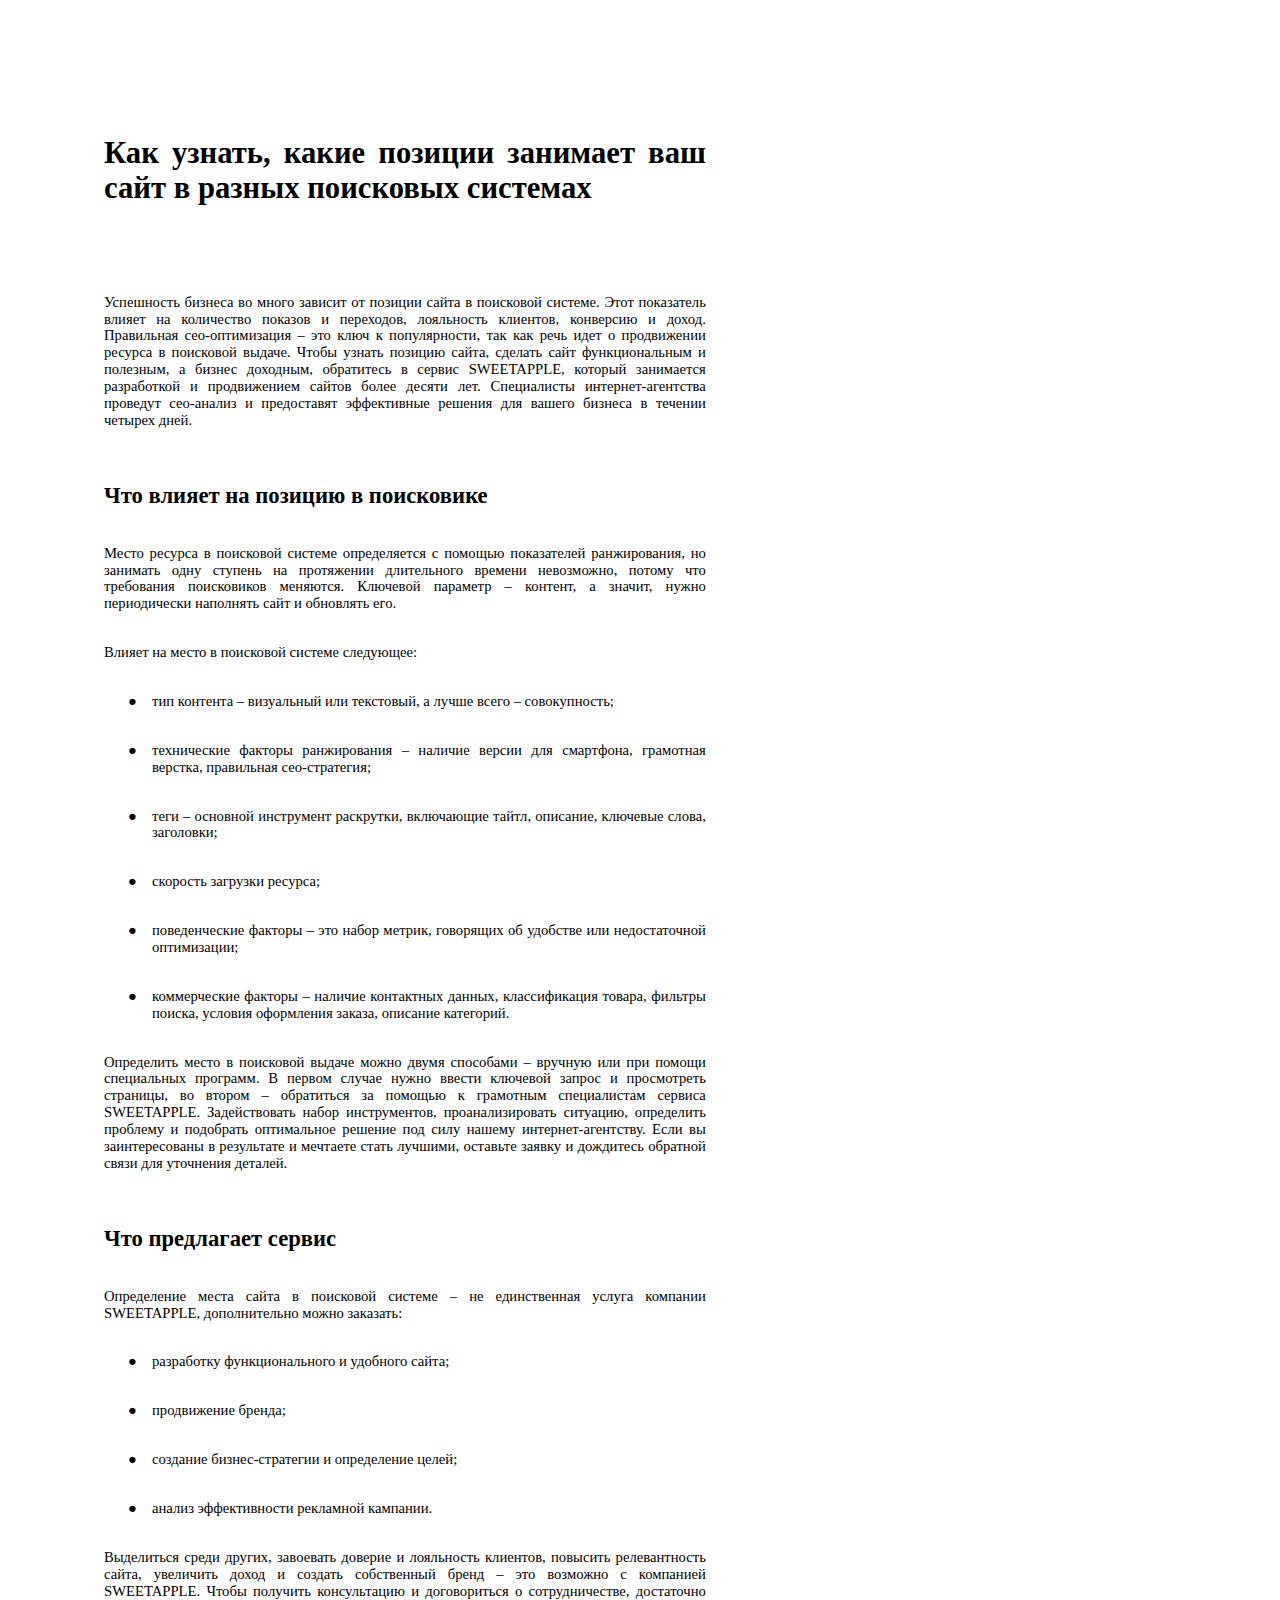
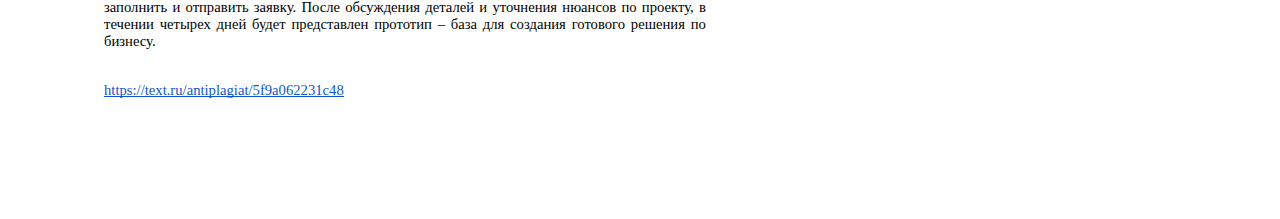
<file: sweetapple.html>
<html><head><meta content="text/html; charset=UTF-8" http-equiv="content-type"><style type="text/css">
body { 
		-ms-user-select: none; 
		-moz-user-select: none; 
		-webkit-user-select: none; 
		user-select: none; 
	}

    @import url('https://themes.googleusercontent.com/fonts/css?kit=wAPX1HepqA24RkYW1AuHYA');.lst-kix_2b0oktlkmvl7-8>li{counter-increment:lst-ctn-kix_2b0oktlkmvl7-8}.lst-kix_6abivj82km5l-0>li:before{content:"\0025cf  "}.lst-kix_6abivj82km5l-1>li:before{content:"\0025cb  "}.lst-kix_2b0oktlkmvl7-2>li{counter-increment:lst-ctn-kix_2b0oktlkmvl7-2}.lst-kix_yg1ws6uyvgbg-8>li:before{content:"\0025a0  "}.lst-kix_2b0oktlkmvl7-5>li:before{content:"" counter(lst-ctn-kix_2b0oktlkmvl7-5,lower-roman) ". "}.lst-kix_6abivj82km5l-6>li:before{content:"\0025cf  "}.lst-kix_6abivj82km5l-5>li:before{content:"\0025a0  "}.lst-kix_2b0oktlkmvl7-6>li:before{content:"" counter(lst-ctn-kix_2b0oktlkmvl7-6,decimal) ". "}.lst-kix_2b0oktlkmvl7-7>li:before{content:"" counter(lst-ctn-kix_2b0oktlkmvl7-7,lower-latin) ". "}.lst-kix_2b0oktlkmvl7-7>li{counter-increment:lst-ctn-kix_2b0oktlkmvl7-7}.lst-kix_2b0oktlkmvl7-1>li{counter-increment:lst-ctn-kix_2b0oktlkmvl7-1}.lst-kix_6abivj82km5l-3>li:before{content:"\0025cf  "}.lst-kix_2b0oktlkmvl7-8>li:before{content:"" counter(lst-ctn-kix_2b0oktlkmvl7-8,lower-roman) ". "}.lst-kix_6abivj82km5l-2>li:before{content:"\0025a0  "}.lst-kix_6abivj82km5l-4>li:before{content:"\0025cb  "}ol.lst-kix_2b0oktlkmvl7-2.start{counter-reset:lst-ctn-kix_2b0oktlkmvl7-2 0}ol.lst-kix_2b0oktlkmvl7-0.start{counter-reset:lst-ctn-kix_2b0oktlkmvl7-0 0}ul.lst-kix_6abivj82km5l-6{list-style-type:none}ul.lst-kix_6abivj82km5l-7{list-style-type:none}ul.lst-kix_6abivj82km5l-4{list-style-type:none}ul.lst-kix_6abivj82km5l-5{list-style-type:none}.lst-kix_yg1ws6uyvgbg-0>li:before{content:"\0025cf  "}ul.lst-kix_6abivj82km5l-2{list-style-type:none}ul.lst-kix_6abivj82km5l-3{list-style-type:none}.lst-kix_2b0oktlkmvl7-0>li{counter-increment:lst-ctn-kix_2b0oktlkmvl7-0}ul.lst-kix_6abivj82km5l-0{list-style-type:none}ul.lst-kix_6abivj82km5l-1{list-style-type:none}.lst-kix_yg1ws6uyvgbg-1>li:before{content:"\0025cb  "}.lst-kix_6abivj82km5l-7>li:before{content:"\0025cb  "}.lst-kix_6abivj82km5l-8>li:before{content:"\0025a0  "}.lst-kix_yg1ws6uyvgbg-2>li:before{content:"\0025a0  "}.lst-kix_yg1ws6uyvgbg-4>li:before{content:"\0025cb  "}.lst-kix_2b0oktlkmvl7-3>li{counter-increment:lst-ctn-kix_2b0oktlkmvl7-3}.lst-kix_2b0oktlkmvl7-6>li{counter-increment:lst-ctn-kix_2b0oktlkmvl7-6}ol.lst-kix_2b0oktlkmvl7-3.start{counter-reset:lst-ctn-kix_2b0oktlkmvl7-3 0}.lst-kix_yg1ws6uyvgbg-3>li:before{content:"\0025cf  "}.lst-kix_yg1ws6uyvgbg-7>li:before{content:"\0025cb  "}.lst-kix_yg1ws6uyvgbg-6>li:before{content:"\0025cf  "}ol.lst-kix_2b0oktlkmvl7-6.start{counter-reset:lst-ctn-kix_2b0oktlkmvl7-6 0}.lst-kix_yg1ws6uyvgbg-5>li:before{content:"\0025a0  "}.lst-kix_2b0oktlkmvl7-5>li{counter-increment:lst-ctn-kix_2b0oktlkmvl7-5}ol.lst-kix_2b0oktlkmvl7-8.start{counter-reset:lst-ctn-kix_2b0oktlkmvl7-8 0}ol.lst-kix_2b0oktlkmvl7-4.start{counter-reset:lst-ctn-kix_2b0oktlkmvl7-4 0}ol.lst-kix_2b0oktlkmvl7-0{list-style-type:none}ol.lst-kix_2b0oktlkmvl7-1{list-style-type:none}ol.lst-kix_2b0oktlkmvl7-2{list-style-type:none}ul.lst-kix_6abivj82km5l-8{list-style-type:none}ol.lst-kix_2b0oktlkmvl7-3{list-style-type:none}ol.lst-kix_2b0oktlkmvl7-4{list-style-type:none}.lst-kix_2b0oktlkmvl7-4>li{counter-increment:lst-ctn-kix_2b0oktlkmvl7-4}ol.lst-kix_2b0oktlkmvl7-5{list-style-type:none}ol.lst-kix_2b0oktlkmvl7-7.start{counter-reset:lst-ctn-kix_2b0oktlkmvl7-7 0}ol.lst-kix_2b0oktlkmvl7-6{list-style-type:none}ol.lst-kix_2b0oktlkmvl7-7{list-style-type:none}ol.lst-kix_2b0oktlkmvl7-8{list-style-type:none}ul.lst-kix_yg1ws6uyvgbg-8{list-style-type:none}ol.lst-kix_2b0oktlkmvl7-5.start{counter-reset:lst-ctn-kix_2b0oktlkmvl7-5 0}ul.lst-kix_yg1ws6uyvgbg-2{list-style-type:none}ul.lst-kix_yg1ws6uyvgbg-3{list-style-type:none}ul.lst-kix_yg1ws6uyvgbg-0{list-style-type:none}ul.lst-kix_yg1ws6uyvgbg-1{list-style-type:none}ul.lst-kix_yg1ws6uyvgbg-6{list-style-type:none}ul.lst-kix_yg1ws6uyvgbg-7{list-style-type:none}li.li-bullet-0:before{margin-left:-18pt;white-space:nowrap;display:inline-block;min-width:18pt}ul.lst-kix_yg1ws6uyvgbg-4{list-style-type:none}ul.lst-kix_yg1ws6uyvgbg-5{list-style-type:none}.lst-kix_2b0oktlkmvl7-4>li:before{content:"" counter(lst-ctn-kix_2b0oktlkmvl7-4,lower-latin) ". "}.lst-kix_2b0oktlkmvl7-2>li:before{content:"" counter(lst-ctn-kix_2b0oktlkmvl7-2,lower-roman) ". "}.lst-kix_2b0oktlkmvl7-3>li:before{content:"" counter(lst-ctn-kix_2b0oktlkmvl7-3,decimal) ". "}ol.lst-kix_2b0oktlkmvl7-1.start{counter-reset:lst-ctn-kix_2b0oktlkmvl7-1 0}.lst-kix_2b0oktlkmvl7-0>li:before{content:"" counter(lst-ctn-kix_2b0oktlkmvl7-0,decimal) ". "}.lst-kix_2b0oktlkmvl7-1>li:before{content:"" counter(lst-ctn-kix_2b0oktlkmvl7-1,lower-latin) ". "}ol{margin:0;padding:0}table td,table th{padding:0}.c0{margin-left:36pt;padding-top:12pt;padding-left:0pt;padding-bottom:12pt;line-height:1.15;orphans:2;widows:2;text-align:justify}.c11{color:#000000;font-weight:400;text-decoration:none;vertical-align:baseline;font-size:11pt;font-family:"Arial";font-style:normal}.c10{color:#000000;font-weight:700;text-decoration:none;vertical-align:baseline;font-size:17pt;font-family:"Times New Roman";font-style:normal}.c2{color:#000000;font-weight:700;text-decoration:none;vertical-align:baseline;font-size:23pt;font-family:"Times New Roman";font-style:normal}.c1{color:#000000;font-weight:400;text-decoration:none;vertical-align:baseline;font-size:11pt;font-family:"Times New Roman";font-style:normal}.c8{padding-top:24pt;padding-bottom:6pt;line-height:1.15;orphans:2;widows:2;text-align:justify}.c3{padding-top:12pt;padding-bottom:12pt;line-height:1.15;orphans:2;widows:2;text-align:justify}.c7{padding-top:18pt;padding-bottom:4pt;line-height:1.15;orphans:2;widows:2;text-align:justify}.c5{-webkit-text-decoration-skip:none;color:#1155cc;font-weight:400;text-decoration:underline;text-decoration-skip-ink:none;font-family:"Times New Roman"}.c4{background-color:#ffffff;max-width:451.4pt;padding:72pt 72pt 72pt 72pt}.c6{padding:0;margin:0}.c9{color:inherit;text-decoration:inherit}.title{padding-top:24pt;color:#000000;font-weight:700;font-size:36pt;padding-bottom:6pt;font-family:"Arial";line-height:1.1500000000000001;page-break-after:avoid;orphans:2;widows:2;text-align:left}.subtitle{padding-top:18pt;color:#666666;font-size:24pt;padding-bottom:4pt;font-family:"Georgia";line-height:1.1500000000000001;page-break-after:avoid;font-style:italic;orphans:2;widows:2;text-align:left}li{color:#000000;font-size:11pt;font-family:"Arial"}p{margin:0;color:#000000;font-size:11pt;font-family:"Arial"}h1{padding-top:12pt;color:#2f5496;font-size:16pt;padding-bottom:0pt;font-family:"Calibri";line-height:1.1500000000000001;page-break-after:avoid;orphans:2;widows:2;text-align:left}h2{padding-top:2pt;color:#2f5496;font-size:13pt;padding-bottom:0pt;font-family:"Calibri";line-height:1.1500000000000001;page-break-after:avoid;orphans:2;widows:2;text-align:left}h3{padding-top:14pt;color:#000000;font-weight:700;font-size:14pt;padding-bottom:4pt;font-family:"Arial";line-height:1.1500000000000001;page-break-after:avoid;orphans:2;widows:2;text-align:left}h4{padding-top:12pt;color:#000000;font-weight:700;font-size:12pt;padding-bottom:2pt;font-family:"Arial";line-height:1.1500000000000001;page-break-after:avoid;orphans:2;widows:2;text-align:left}h5{padding-top:11pt;color:#000000;font-weight:700;font-size:11pt;padding-bottom:2pt;font-family:"Arial";line-height:1.1500000000000001;page-break-after:avoid;orphans:2;widows:2;text-align:left}h6{padding-top:10pt;color:#000000;font-weight:700;font-size:10pt;padding-bottom:2pt;font-family:"Arial";line-height:1.1500000000000001;page-break-after:avoid;orphans:2;widows:2;text-align:left}</style></head><body class="c4 doc-content"><h1 class="c8" id="h.i4x8fp3h8jt0"><span class="c2">&#1050;&#1072;&#1082; &#1091;&#1079;&#1085;&#1072;&#1090;&#1100;, &#1082;&#1072;&#1082;&#1080;&#1077; &#1087;&#1086;&#1079;&#1080;&#1094;&#1080;&#1080; &#1079;&#1072;&#1085;&#1080;&#1084;&#1072;&#1077;&#1090; &#1074;&#1072;&#1096; &#1089;&#1072;&#1081;&#1090; &#1074; &#1088;&#1072;&#1079;&#1085;&#1099;&#1093; &#1087;&#1086;&#1080;&#1089;&#1082;&#1086;&#1074;&#1099;&#1093; &#1089;&#1080;&#1089;&#1090;&#1077;&#1084;&#1072;&#1093;</span></h1><p class="c3"><span class="c1">&nbsp;</span></p><p class="c3"><span class="c1">&#1059;&#1089;&#1087;&#1077;&#1096;&#1085;&#1086;&#1089;&#1090;&#1100; &#1073;&#1080;&#1079;&#1085;&#1077;&#1089;&#1072; &#1074;&#1086; &#1084;&#1085;&#1086;&#1075;&#1086; &#1079;&#1072;&#1074;&#1080;&#1089;&#1080;&#1090; &#1086;&#1090; &#1087;&#1086;&#1079;&#1080;&#1094;&#1080;&#1080; &#1089;&#1072;&#1081;&#1090;&#1072; &#1074; &#1087;&#1086;&#1080;&#1089;&#1082;&#1086;&#1074;&#1086;&#1081; &#1089;&#1080;&#1089;&#1090;&#1077;&#1084;&#1077;. &#1069;&#1090;&#1086;&#1090; &#1087;&#1086;&#1082;&#1072;&#1079;&#1072;&#1090;&#1077;&#1083;&#1100; &#1074;&#1083;&#1080;&#1103;&#1077;&#1090; &#1085;&#1072; &#1082;&#1086;&#1083;&#1080;&#1095;&#1077;&#1089;&#1090;&#1074;&#1086; &#1087;&#1086;&#1082;&#1072;&#1079;&#1086;&#1074; &#1080; &#1087;&#1077;&#1088;&#1077;&#1093;&#1086;&#1076;&#1086;&#1074;, &#1083;&#1086;&#1103;&#1083;&#1100;&#1085;&#1086;&#1089;&#1090;&#1100; &#1082;&#1083;&#1080;&#1077;&#1085;&#1090;&#1086;&#1074;, &#1082;&#1086;&#1085;&#1074;&#1077;&#1088;&#1089;&#1080;&#1102; &#1080; &#1076;&#1086;&#1093;&#1086;&#1076;. &#1055;&#1088;&#1072;&#1074;&#1080;&#1083;&#1100;&#1085;&#1072;&#1103; &#1089;&#1077;&#1086;-&#1086;&#1087;&#1090;&#1080;&#1084;&#1080;&#1079;&#1072;&#1094;&#1080;&#1103; &ndash; &#1101;&#1090;&#1086; &#1082;&#1083;&#1102;&#1095; &#1082; &#1087;&#1086;&#1087;&#1091;&#1083;&#1103;&#1088;&#1085;&#1086;&#1089;&#1090;&#1080;, &#1090;&#1072;&#1082; &#1082;&#1072;&#1082; &#1088;&#1077;&#1095;&#1100; &#1080;&#1076;&#1077;&#1090; &#1086; &#1087;&#1088;&#1086;&#1076;&#1074;&#1080;&#1078;&#1077;&#1085;&#1080;&#1080; &#1088;&#1077;&#1089;&#1091;&#1088;&#1089;&#1072; &#1074; &#1087;&#1086;&#1080;&#1089;&#1082;&#1086;&#1074;&#1086;&#1081; &#1074;&#1099;&#1076;&#1072;&#1095;&#1077;. &#1063;&#1090;&#1086;&#1073;&#1099; &#1091;&#1079;&#1085;&#1072;&#1090;&#1100; &#1087;&#1086;&#1079;&#1080;&#1094;&#1080;&#1102; &#1089;&#1072;&#1081;&#1090;&#1072;, &#1089;&#1076;&#1077;&#1083;&#1072;&#1090;&#1100; &#1089;&#1072;&#1081;&#1090; &#1092;&#1091;&#1085;&#1082;&#1094;&#1080;&#1086;&#1085;&#1072;&#1083;&#1100;&#1085;&#1099;&#1084; &#1080; &#1087;&#1086;&#1083;&#1077;&#1079;&#1085;&#1099;&#1084;, &#1072; &#1073;&#1080;&#1079;&#1085;&#1077;&#1089; &#1076;&#1086;&#1093;&#1086;&#1076;&#1085;&#1099;&#1084;, &#1086;&#1073;&#1088;&#1072;&#1090;&#1080;&#1090;&#1077;&#1089;&#1100; &#1074; &#1089;&#1077;&#1088;&#1074;&#1080;&#1089; SWEETAPPLE, &#1082;&#1086;&#1090;&#1086;&#1088;&#1099;&#1081; &#1079;&#1072;&#1085;&#1080;&#1084;&#1072;&#1077;&#1090;&#1089;&#1103; &#1088;&#1072;&#1079;&#1088;&#1072;&#1073;&#1086;&#1090;&#1082;&#1086;&#1081; &#1080; &#1087;&#1088;&#1086;&#1076;&#1074;&#1080;&#1078;&#1077;&#1085;&#1080;&#1077;&#1084; &#1089;&#1072;&#1081;&#1090;&#1086;&#1074; &#1073;&#1086;&#1083;&#1077;&#1077; &#1076;&#1077;&#1089;&#1103;&#1090;&#1080; &#1083;&#1077;&#1090;. &#1057;&#1087;&#1077;&#1094;&#1080;&#1072;&#1083;&#1080;&#1089;&#1090;&#1099; &#1080;&#1085;&#1090;&#1077;&#1088;&#1085;&#1077;&#1090;-&#1072;&#1075;&#1077;&#1085;&#1090;&#1089;&#1090;&#1074;&#1072; &#1087;&#1088;&#1086;&#1074;&#1077;&#1076;&#1091;&#1090; &#1089;&#1077;&#1086;-&#1072;&#1085;&#1072;&#1083;&#1080;&#1079; &#1080; &#1087;&#1088;&#1077;&#1076;&#1086;&#1089;&#1090;&#1072;&#1074;&#1103;&#1090; &#1101;&#1092;&#1092;&#1077;&#1082;&#1090;&#1080;&#1074;&#1085;&#1099;&#1077; &#1088;&#1077;&#1096;&#1077;&#1085;&#1080;&#1103; &#1076;&#1083;&#1103; &#1074;&#1072;&#1096;&#1077;&#1075;&#1086; &#1073;&#1080;&#1079;&#1085;&#1077;&#1089;&#1072; &#1074; &#1090;&#1077;&#1095;&#1077;&#1085;&#1080;&#1080; &#1095;&#1077;&#1090;&#1099;&#1088;&#1077;&#1093; &#1076;&#1085;&#1077;&#1081;.</span></p><h2 class="c7" id="h.v9t9y1kygql4"><span class="c10">&#1063;&#1090;&#1086; &#1074;&#1083;&#1080;&#1103;&#1077;&#1090; &#1085;&#1072; &#1087;&#1086;&#1079;&#1080;&#1094;&#1080;&#1102; &#1074; &#1087;&#1086;&#1080;&#1089;&#1082;&#1086;&#1074;&#1080;&#1082;&#1077;</span></h2><p class="c3"><span class="c1">&#1052;&#1077;&#1089;&#1090;&#1086; &#1088;&#1077;&#1089;&#1091;&#1088;&#1089;&#1072; &#1074; &#1087;&#1086;&#1080;&#1089;&#1082;&#1086;&#1074;&#1086;&#1081; &#1089;&#1080;&#1089;&#1090;&#1077;&#1084;&#1077; &#1086;&#1087;&#1088;&#1077;&#1076;&#1077;&#1083;&#1103;&#1077;&#1090;&#1089;&#1103; &#1089; &#1087;&#1086;&#1084;&#1086;&#1097;&#1100;&#1102; &#1087;&#1086;&#1082;&#1072;&#1079;&#1072;&#1090;&#1077;&#1083;&#1077;&#1081; &#1088;&#1072;&#1085;&#1078;&#1080;&#1088;&#1086;&#1074;&#1072;&#1085;&#1080;&#1103;, &#1085;&#1086; &#1079;&#1072;&#1085;&#1080;&#1084;&#1072;&#1090;&#1100; &#1086;&#1076;&#1085;&#1091; &#1089;&#1090;&#1091;&#1087;&#1077;&#1085;&#1100; &#1085;&#1072; &#1087;&#1088;&#1086;&#1090;&#1103;&#1078;&#1077;&#1085;&#1080;&#1080; &#1076;&#1083;&#1080;&#1090;&#1077;&#1083;&#1100;&#1085;&#1086;&#1075;&#1086; &#1074;&#1088;&#1077;&#1084;&#1077;&#1085;&#1080; &#1085;&#1077;&#1074;&#1086;&#1079;&#1084;&#1086;&#1078;&#1085;&#1086;, &#1087;&#1086;&#1090;&#1086;&#1084;&#1091; &#1095;&#1090;&#1086; &#1090;&#1088;&#1077;&#1073;&#1086;&#1074;&#1072;&#1085;&#1080;&#1103; &#1087;&#1086;&#1080;&#1089;&#1082;&#1086;&#1074;&#1080;&#1082;&#1086;&#1074; &#1084;&#1077;&#1085;&#1103;&#1102;&#1090;&#1089;&#1103;. &#1050;&#1083;&#1102;&#1095;&#1077;&#1074;&#1086;&#1081; &#1087;&#1072;&#1088;&#1072;&#1084;&#1077;&#1090;&#1088; &ndash; &#1082;&#1086;&#1085;&#1090;&#1077;&#1085;&#1090;, &#1072; &#1079;&#1085;&#1072;&#1095;&#1080;&#1090;, &#1085;&#1091;&#1078;&#1085;&#1086; &#1087;&#1077;&#1088;&#1080;&#1086;&#1076;&#1080;&#1095;&#1077;&#1089;&#1082;&#1080; &#1085;&#1072;&#1087;&#1086;&#1083;&#1085;&#1103;&#1090;&#1100; &#1089;&#1072;&#1081;&#1090; &#1080; &#1086;&#1073;&#1085;&#1086;&#1074;&#1083;&#1103;&#1090;&#1100; &#1077;&#1075;&#1086;.</span></p><p class="c3"><span class="c1">&#1042;&#1083;&#1080;&#1103;&#1077;&#1090; &#1085;&#1072; &#1084;&#1077;&#1089;&#1090;&#1086; &#1074; &#1087;&#1086;&#1080;&#1089;&#1082;&#1086;&#1074;&#1086;&#1081; &#1089;&#1080;&#1089;&#1090;&#1077;&#1084;&#1077; &#1089;&#1083;&#1077;&#1076;&#1091;&#1102;&#1097;&#1077;&#1077;:</span></p><ul class="c6 lst-kix_yg1ws6uyvgbg-0 start"><li class="c0 li-bullet-0"><span class="c1">&#1090;&#1080;&#1087; &#1082;&#1086;&#1085;&#1090;&#1077;&#1085;&#1090;&#1072; &ndash; &#1074;&#1080;&#1079;&#1091;&#1072;&#1083;&#1100;&#1085;&#1099;&#1081; &#1080;&#1083;&#1080; &#1090;&#1077;&#1082;&#1089;&#1090;&#1086;&#1074;&#1099;&#1081;, &#1072; &#1083;&#1091;&#1095;&#1096;&#1077; &#1074;&#1089;&#1077;&#1075;&#1086; &ndash; &#1089;&#1086;&#1074;&#1086;&#1082;&#1091;&#1087;&#1085;&#1086;&#1089;&#1090;&#1100;;</span></li><li class="c0 li-bullet-0"><span class="c1">&#1090;&#1077;&#1093;&#1085;&#1080;&#1095;&#1077;&#1089;&#1082;&#1080;&#1077; &#1092;&#1072;&#1082;&#1090;&#1086;&#1088;&#1099; &#1088;&#1072;&#1085;&#1078;&#1080;&#1088;&#1086;&#1074;&#1072;&#1085;&#1080;&#1103; &ndash; &#1085;&#1072;&#1083;&#1080;&#1095;&#1080;&#1077; &#1074;&#1077;&#1088;&#1089;&#1080;&#1080; &#1076;&#1083;&#1103; &#1089;&#1084;&#1072;&#1088;&#1090;&#1092;&#1086;&#1085;&#1072;, &#1075;&#1088;&#1072;&#1084;&#1086;&#1090;&#1085;&#1072;&#1103; &#1074;&#1077;&#1088;&#1089;&#1090;&#1082;&#1072;, &#1087;&#1088;&#1072;&#1074;&#1080;&#1083;&#1100;&#1085;&#1072;&#1103; &#1089;&#1077;&#1086;-&#1089;&#1090;&#1088;&#1072;&#1090;&#1077;&#1075;&#1080;&#1103;;</span></li><li class="c0 li-bullet-0"><span class="c1">&#1090;&#1077;&#1075;&#1080; &ndash; &#1086;&#1089;&#1085;&#1086;&#1074;&#1085;&#1086;&#1081; &#1080;&#1085;&#1089;&#1090;&#1088;&#1091;&#1084;&#1077;&#1085;&#1090; &#1088;&#1072;&#1089;&#1082;&#1088;&#1091;&#1090;&#1082;&#1080;, &#1074;&#1082;&#1083;&#1102;&#1095;&#1072;&#1102;&#1097;&#1080;&#1077; &#1090;&#1072;&#1081;&#1090;&#1083;, &#1086;&#1087;&#1080;&#1089;&#1072;&#1085;&#1080;&#1077;, &#1082;&#1083;&#1102;&#1095;&#1077;&#1074;&#1099;&#1077; &#1089;&#1083;&#1086;&#1074;&#1072;, &#1079;&#1072;&#1075;&#1086;&#1083;&#1086;&#1074;&#1082;&#1080;;</span></li><li class="c0 li-bullet-0"><span class="c1">&#1089;&#1082;&#1086;&#1088;&#1086;&#1089;&#1090;&#1100; &#1079;&#1072;&#1075;&#1088;&#1091;&#1079;&#1082;&#1080; &#1088;&#1077;&#1089;&#1091;&#1088;&#1089;&#1072;;</span></li><li class="c0 li-bullet-0"><span class="c1">&#1087;&#1086;&#1074;&#1077;&#1076;&#1077;&#1085;&#1095;&#1077;&#1089;&#1082;&#1080;&#1077; &#1092;&#1072;&#1082;&#1090;&#1086;&#1088;&#1099; &ndash; &#1101;&#1090;&#1086; &#1085;&#1072;&#1073;&#1086;&#1088; &#1084;&#1077;&#1090;&#1088;&#1080;&#1082;, &#1075;&#1086;&#1074;&#1086;&#1088;&#1103;&#1097;&#1080;&#1093; &#1086;&#1073; &#1091;&#1076;&#1086;&#1073;&#1089;&#1090;&#1074;&#1077; &#1080;&#1083;&#1080; &#1085;&#1077;&#1076;&#1086;&#1089;&#1090;&#1072;&#1090;&#1086;&#1095;&#1085;&#1086;&#1081; &#1086;&#1087;&#1090;&#1080;&#1084;&#1080;&#1079;&#1072;&#1094;&#1080;&#1080;;</span></li><li class="c0 li-bullet-0"><span class="c1">&#1082;&#1086;&#1084;&#1084;&#1077;&#1088;&#1095;&#1077;&#1089;&#1082;&#1080;&#1077; &#1092;&#1072;&#1082;&#1090;&#1086;&#1088;&#1099; &ndash; &#1085;&#1072;&#1083;&#1080;&#1095;&#1080;&#1077; &#1082;&#1086;&#1085;&#1090;&#1072;&#1082;&#1090;&#1085;&#1099;&#1093; &#1076;&#1072;&#1085;&#1085;&#1099;&#1093;, &#1082;&#1083;&#1072;&#1089;&#1089;&#1080;&#1092;&#1080;&#1082;&#1072;&#1094;&#1080;&#1103; &#1090;&#1086;&#1074;&#1072;&#1088;&#1072;, &#1092;&#1080;&#1083;&#1100;&#1090;&#1088;&#1099; &#1087;&#1086;&#1080;&#1089;&#1082;&#1072;, &#1091;&#1089;&#1083;&#1086;&#1074;&#1080;&#1103; &#1086;&#1092;&#1086;&#1088;&#1084;&#1083;&#1077;&#1085;&#1080;&#1103; &#1079;&#1072;&#1082;&#1072;&#1079;&#1072;, &#1086;&#1087;&#1080;&#1089;&#1072;&#1085;&#1080;&#1077; &#1082;&#1072;&#1090;&#1077;&#1075;&#1086;&#1088;&#1080;&#1081;.</span></li></ul><p class="c3"><span class="c1">&#1054;&#1087;&#1088;&#1077;&#1076;&#1077;&#1083;&#1080;&#1090;&#1100; &#1084;&#1077;&#1089;&#1090;&#1086; &#1074; &#1087;&#1086;&#1080;&#1089;&#1082;&#1086;&#1074;&#1086;&#1081; &#1074;&#1099;&#1076;&#1072;&#1095;&#1077; &#1084;&#1086;&#1078;&#1085;&#1086; &#1076;&#1074;&#1091;&#1084;&#1103; &#1089;&#1087;&#1086;&#1089;&#1086;&#1073;&#1072;&#1084;&#1080; &ndash; &#1074;&#1088;&#1091;&#1095;&#1085;&#1091;&#1102; &#1080;&#1083;&#1080; &#1087;&#1088;&#1080; &#1087;&#1086;&#1084;&#1086;&#1097;&#1080; &#1089;&#1087;&#1077;&#1094;&#1080;&#1072;&#1083;&#1100;&#1085;&#1099;&#1093; &#1087;&#1088;&#1086;&#1075;&#1088;&#1072;&#1084;&#1084;. &#1042; &#1087;&#1077;&#1088;&#1074;&#1086;&#1084; &#1089;&#1083;&#1091;&#1095;&#1072;&#1077; &#1085;&#1091;&#1078;&#1085;&#1086; &#1074;&#1074;&#1077;&#1089;&#1090;&#1080; &#1082;&#1083;&#1102;&#1095;&#1077;&#1074;&#1086;&#1081; &#1079;&#1072;&#1087;&#1088;&#1086;&#1089; &#1080; &#1087;&#1088;&#1086;&#1089;&#1084;&#1086;&#1090;&#1088;&#1077;&#1090;&#1100; &#1089;&#1090;&#1088;&#1072;&#1085;&#1080;&#1094;&#1099;, &#1074;&#1086; &#1074;&#1090;&#1086;&#1088;&#1086;&#1084; &ndash; &#1086;&#1073;&#1088;&#1072;&#1090;&#1080;&#1090;&#1100;&#1089;&#1103; &#1079;&#1072; &#1087;&#1086;&#1084;&#1086;&#1097;&#1100;&#1102; &#1082; &#1075;&#1088;&#1072;&#1084;&#1086;&#1090;&#1085;&#1099;&#1084; &#1089;&#1087;&#1077;&#1094;&#1080;&#1072;&#1083;&#1080;&#1089;&#1090;&#1072;&#1084; &#1089;&#1077;&#1088;&#1074;&#1080;&#1089;&#1072; SWEETAPPLE. &#1047;&#1072;&#1076;&#1077;&#1081;&#1089;&#1090;&#1074;&#1086;&#1074;&#1072;&#1090;&#1100; &#1085;&#1072;&#1073;&#1086;&#1088; &#1080;&#1085;&#1089;&#1090;&#1088;&#1091;&#1084;&#1077;&#1085;&#1090;&#1086;&#1074;, &#1087;&#1088;&#1086;&#1072;&#1085;&#1072;&#1083;&#1080;&#1079;&#1080;&#1088;&#1086;&#1074;&#1072;&#1090;&#1100; &#1089;&#1080;&#1090;&#1091;&#1072;&#1094;&#1080;&#1102;, &#1086;&#1087;&#1088;&#1077;&#1076;&#1077;&#1083;&#1080;&#1090;&#1100; &#1087;&#1088;&#1086;&#1073;&#1083;&#1077;&#1084;&#1091; &#1080; &#1087;&#1086;&#1076;&#1086;&#1073;&#1088;&#1072;&#1090;&#1100; &#1086;&#1087;&#1090;&#1080;&#1084;&#1072;&#1083;&#1100;&#1085;&#1086;&#1077; &#1088;&#1077;&#1096;&#1077;&#1085;&#1080;&#1077; &#1087;&#1086;&#1076; &#1089;&#1080;&#1083;&#1091; &#1085;&#1072;&#1096;&#1077;&#1084;&#1091; &#1080;&#1085;&#1090;&#1077;&#1088;&#1085;&#1077;&#1090;-&#1072;&#1075;&#1077;&#1085;&#1090;&#1089;&#1090;&#1074;&#1091;. &#1045;&#1089;&#1083;&#1080; &#1074;&#1099; &#1079;&#1072;&#1080;&#1085;&#1090;&#1077;&#1088;&#1077;&#1089;&#1086;&#1074;&#1072;&#1085;&#1099; &#1074; &#1088;&#1077;&#1079;&#1091;&#1083;&#1100;&#1090;&#1072;&#1090;&#1077; &#1080; &#1084;&#1077;&#1095;&#1090;&#1072;&#1077;&#1090;&#1077; &#1089;&#1090;&#1072;&#1090;&#1100; &#1083;&#1091;&#1095;&#1096;&#1080;&#1084;&#1080;, &#1086;&#1089;&#1090;&#1072;&#1074;&#1100;&#1090;&#1077; &#1079;&#1072;&#1103;&#1074;&#1082;&#1091; &#1080; &#1076;&#1086;&#1078;&#1076;&#1080;&#1090;&#1077;&#1089;&#1100; &#1086;&#1073;&#1088;&#1072;&#1090;&#1085;&#1086;&#1081; &#1089;&#1074;&#1103;&#1079;&#1080; &#1076;&#1083;&#1103; &#1091;&#1090;&#1086;&#1095;&#1085;&#1077;&#1085;&#1080;&#1103; &#1076;&#1077;&#1090;&#1072;&#1083;&#1077;&#1081;.</span></p><h2 class="c7" id="h.g374didoy8av"><span class="c10">&#1063;&#1090;&#1086; &#1087;&#1088;&#1077;&#1076;&#1083;&#1072;&#1075;&#1072;&#1077;&#1090; &#1089;&#1077;&#1088;&#1074;&#1080;&#1089;</span></h2><p class="c3"><span class="c1">&#1054;&#1087;&#1088;&#1077;&#1076;&#1077;&#1083;&#1077;&#1085;&#1080;&#1077; &#1084;&#1077;&#1089;&#1090;&#1072; &#1089;&#1072;&#1081;&#1090;&#1072; &#1074; &#1087;&#1086;&#1080;&#1089;&#1082;&#1086;&#1074;&#1086;&#1081; &#1089;&#1080;&#1089;&#1090;&#1077;&#1084;&#1077; &ndash; &#1085;&#1077; &#1077;&#1076;&#1080;&#1085;&#1089;&#1090;&#1074;&#1077;&#1085;&#1085;&#1072;&#1103; &#1091;&#1089;&#1083;&#1091;&#1075;&#1072; &#1082;&#1086;&#1084;&#1087;&#1072;&#1085;&#1080;&#1080; SWEETAPPLE, &#1076;&#1086;&#1087;&#1086;&#1083;&#1085;&#1080;&#1090;&#1077;&#1083;&#1100;&#1085;&#1086; &#1084;&#1086;&#1078;&#1085;&#1086; &#1079;&#1072;&#1082;&#1072;&#1079;&#1072;&#1090;&#1100;:</span></p><ul class="c6 lst-kix_6abivj82km5l-0 start"><li class="c0 li-bullet-0"><span class="c1">&#1088;&#1072;&#1079;&#1088;&#1072;&#1073;&#1086;&#1090;&#1082;&#1091; &#1092;&#1091;&#1085;&#1082;&#1094;&#1080;&#1086;&#1085;&#1072;&#1083;&#1100;&#1085;&#1086;&#1075;&#1086; &#1080; &#1091;&#1076;&#1086;&#1073;&#1085;&#1086;&#1075;&#1086; &#1089;&#1072;&#1081;&#1090;&#1072;;</span></li><li class="c0 li-bullet-0"><span class="c1">&#1087;&#1088;&#1086;&#1076;&#1074;&#1080;&#1078;&#1077;&#1085;&#1080;&#1077; &#1073;&#1088;&#1077;&#1085;&#1076;&#1072;;</span></li><li class="c0 li-bullet-0"><span class="c1">&#1089;&#1086;&#1079;&#1076;&#1072;&#1085;&#1080;&#1077; &#1073;&#1080;&#1079;&#1085;&#1077;&#1089;-&#1089;&#1090;&#1088;&#1072;&#1090;&#1077;&#1075;&#1080;&#1080; &#1080; &#1086;&#1087;&#1088;&#1077;&#1076;&#1077;&#1083;&#1077;&#1085;&#1080;&#1077; &#1094;&#1077;&#1083;&#1077;&#1081;;</span></li><li class="c0 li-bullet-0"><span class="c1">&#1072;&#1085;&#1072;&#1083;&#1080;&#1079; &#1101;&#1092;&#1092;&#1077;&#1082;&#1090;&#1080;&#1074;&#1085;&#1086;&#1089;&#1090;&#1080; &#1088;&#1077;&#1082;&#1083;&#1072;&#1084;&#1085;&#1086;&#1081; &#1082;&#1072;&#1084;&#1087;&#1072;&#1085;&#1080;&#1080;.</span></li></ul><p class="c3"><span class="c1">&#1042;&#1099;&#1076;&#1077;&#1083;&#1080;&#1090;&#1100;&#1089;&#1103; &#1089;&#1088;&#1077;&#1076;&#1080; &#1076;&#1088;&#1091;&#1075;&#1080;&#1093;, &#1079;&#1072;&#1074;&#1086;&#1077;&#1074;&#1072;&#1090;&#1100; &#1076;&#1086;&#1074;&#1077;&#1088;&#1080;&#1077; &#1080; &#1083;&#1086;&#1103;&#1083;&#1100;&#1085;&#1086;&#1089;&#1090;&#1100; &#1082;&#1083;&#1080;&#1077;&#1085;&#1090;&#1086;&#1074;, &#1087;&#1086;&#1074;&#1099;&#1089;&#1080;&#1090;&#1100; &#1088;&#1077;&#1083;&#1077;&#1074;&#1072;&#1085;&#1090;&#1085;&#1086;&#1089;&#1090;&#1100; &#1089;&#1072;&#1081;&#1090;&#1072;, &#1091;&#1074;&#1077;&#1083;&#1080;&#1095;&#1080;&#1090;&#1100; &#1076;&#1086;&#1093;&#1086;&#1076; &#1080; &#1089;&#1086;&#1079;&#1076;&#1072;&#1090;&#1100; &#1089;&#1086;&#1073;&#1089;&#1090;&#1074;&#1077;&#1085;&#1085;&#1099;&#1081; &#1073;&#1088;&#1077;&#1085;&#1076; &ndash; &#1101;&#1090;&#1086; &#1074;&#1086;&#1079;&#1084;&#1086;&#1078;&#1085;&#1086; &#1089; &#1082;&#1086;&#1084;&#1087;&#1072;&#1085;&#1080;&#1077;&#1081; SWEETAPPLE. &#1063;&#1090;&#1086;&#1073;&#1099; &#1087;&#1086;&#1083;&#1091;&#1095;&#1080;&#1090;&#1100; &#1082;&#1086;&#1085;&#1089;&#1091;&#1083;&#1100;&#1090;&#1072;&#1094;&#1080;&#1102; &#1080; &#1076;&#1086;&#1075;&#1086;&#1074;&#1086;&#1088;&#1080;&#1090;&#1100;&#1089;&#1103; &#1086; &#1089;&#1086;&#1090;&#1088;&#1091;&#1076;&#1085;&#1080;&#1095;&#1077;&#1089;&#1090;&#1074;&#1077;, &#1076;&#1086;&#1089;&#1090;&#1072;&#1090;&#1086;&#1095;&#1085;&#1086; &#1079;&#1072;&#1087;&#1086;&#1083;&#1085;&#1080;&#1090;&#1100; &#1080; &#1086;&#1090;&#1087;&#1088;&#1072;&#1074;&#1080;&#1090;&#1100; &#1079;&#1072;&#1103;&#1074;&#1082;&#1091;. &#1055;&#1086;&#1089;&#1083;&#1077; &#1086;&#1073;&#1089;&#1091;&#1078;&#1076;&#1077;&#1085;&#1080;&#1103; &#1076;&#1077;&#1090;&#1072;&#1083;&#1077;&#1081; &#1080; &#1091;&#1090;&#1086;&#1095;&#1085;&#1077;&#1085;&#1080;&#1103; &#1085;&#1102;&#1072;&#1085;&#1089;&#1086;&#1074; &#1087;&#1086; &#1087;&#1088;&#1086;&#1077;&#1082;&#1090;&#1091;, &#1074; &#1090;&#1077;&#1095;&#1077;&#1085;&#1080;&#1080; &#1095;&#1077;&#1090;&#1099;&#1088;&#1077;&#1093; &#1076;&#1085;&#1077;&#1081; &#1073;&#1091;&#1076;&#1077;&#1090; &#1087;&#1088;&#1077;&#1076;&#1089;&#1090;&#1072;&#1074;&#1083;&#1077;&#1085; &#1087;&#1088;&#1086;&#1090;&#1086;&#1090;&#1080;&#1087; &ndash; &#1073;&#1072;&#1079;&#1072; &#1076;&#1083;&#1103; &#1089;&#1086;&#1079;&#1076;&#1072;&#1085;&#1080;&#1103; &#1075;&#1086;&#1090;&#1086;&#1074;&#1086;&#1075;&#1086; &#1088;&#1077;&#1096;&#1077;&#1085;&#1080;&#1103; &#1087;&#1086; &#1073;&#1080;&#1079;&#1085;&#1077;&#1089;&#1091;.</span></p><p class="c3"><span class="c5"><a class="c9" href="https://www.google.com/url?q=https://text.ru/antiplagiat/5f9a062231c48&amp;sa=D&amp;source=editors&amp;ust=1679920949966098&amp;usg=AOvVaw0QfMsLzLt2AxK16hZ2T41E">https://text.ru/antiplagiat/5f9a062231c48</a></span></p></body></html>
</file>
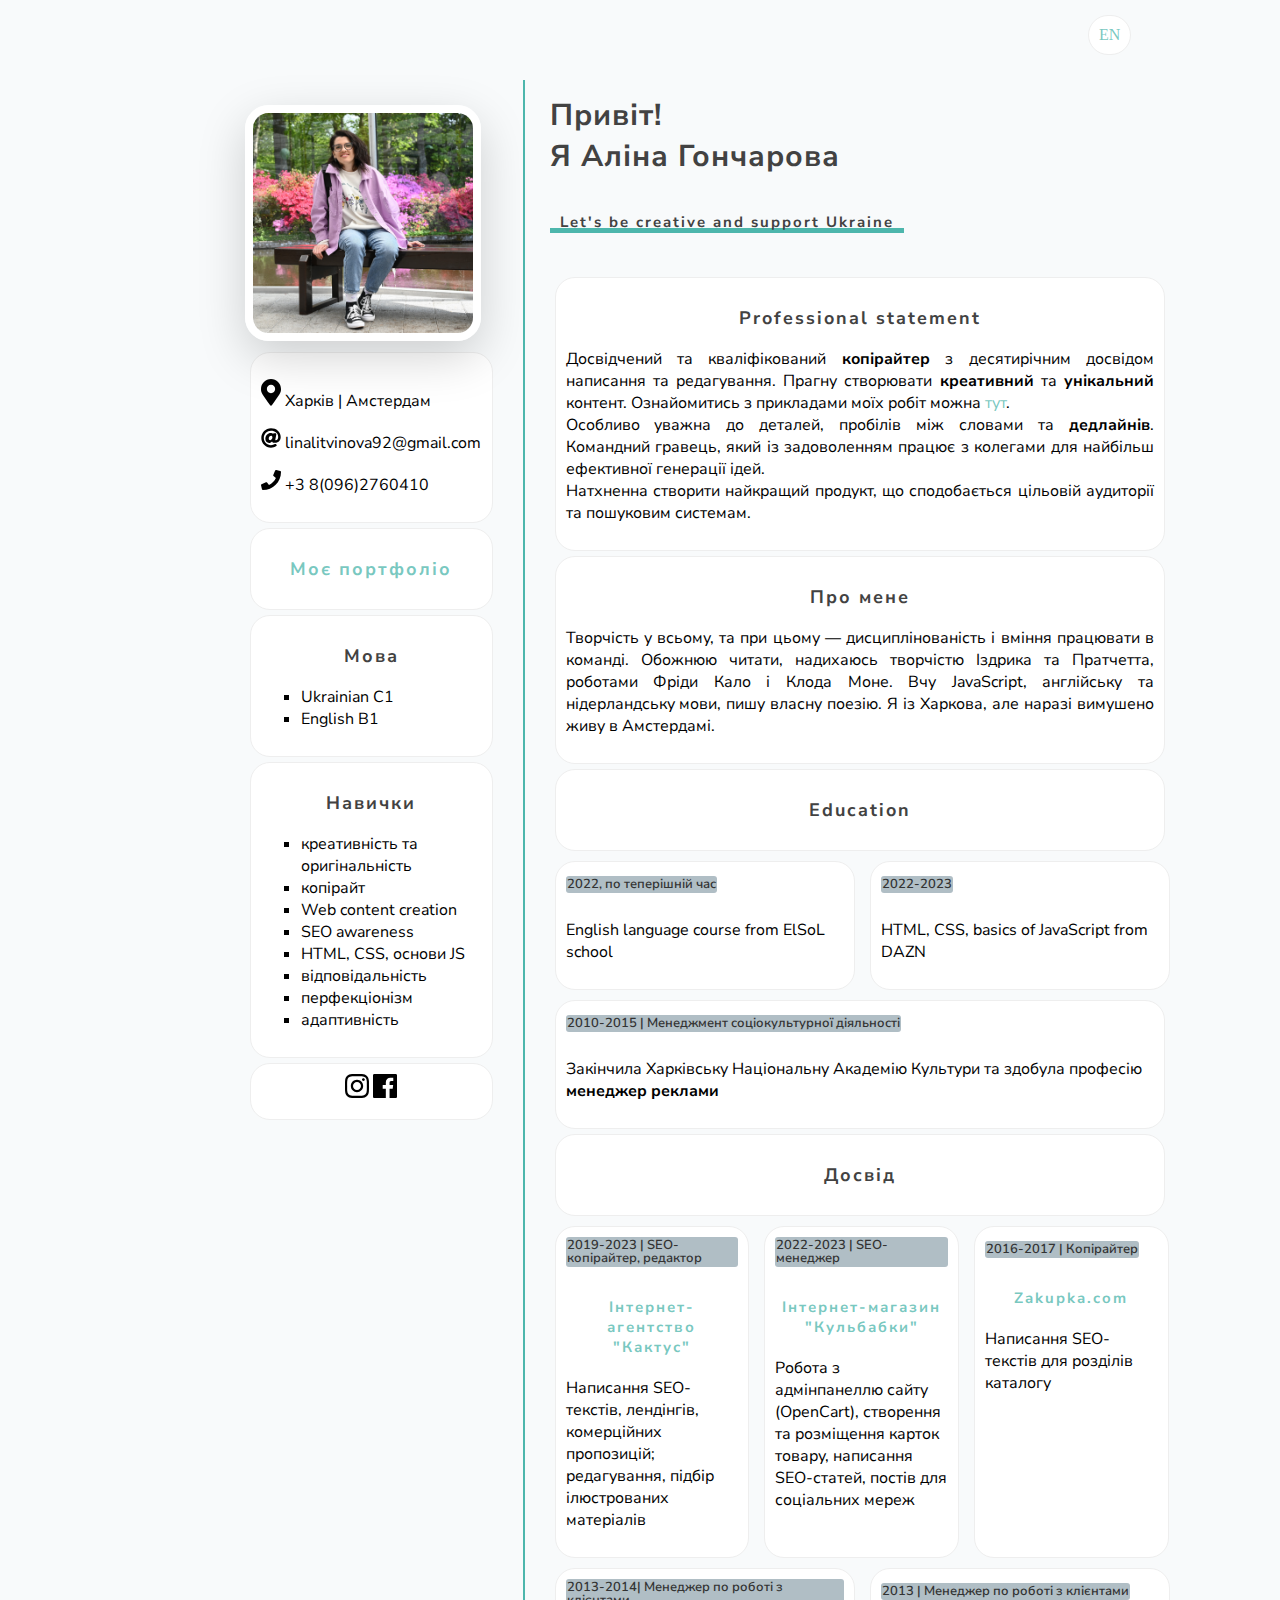
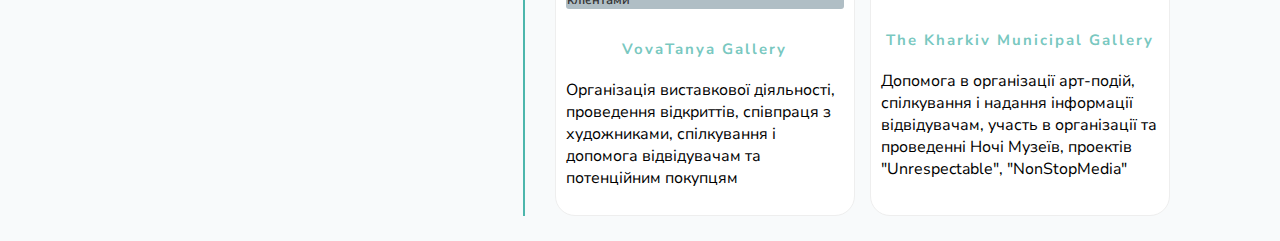
<file: uavesrion.html>
<!DOCTYPE html>
<html lang="en">

<head>
    <meta charset="UTF-8">
    <title>Copywriter's CV</title>
    <link rel="stylesheet" href="./style.css">

</head>

<body>

    <div class="item language">
        <a href="index.html">EN</a>
    </div>

    <main>

        <section class="item1">
            <div class="photo">
                <img class="round" src="cvphoto.jpg">
            </div>
            <div class="item">
                <p><svg viewBox="0 0 384 512" width="20" title="map-marker-alt">
                        <path
                            d="M172.268 501.67C26.97 291.031 0 269.413 0 192 0 85.961 85.961 0 192 0s192 85.961 192 192c0 77.413-26.97 99.031-172.268 309.67-9.535 13.774-29.93 13.773-39.464 0zM192 272c44.183 0 80-35.817 80-80s-35.817-80-80-80-80 35.817-80 80 35.817 80 80 80z" />
                    </svg> Харків | Амстердам </p>
                <p><svg viewBox="0 0 512 512" width="20" title="at">
                        <path
                            d="M256 8C118.941 8 8 118.919 8 256c0 137.059 110.919 248 248 248 48.154 0 95.342-14.14 135.408-40.223 12.005-7.815 14.625-24.288 5.552-35.372l-10.177-12.433c-7.671-9.371-21.179-11.667-31.373-5.129C325.92 429.757 291.314 440 256 440c-101.458 0-184-82.542-184-184S154.542 72 256 72c100.139 0 184 57.619 184 160 0 38.786-21.093 79.742-58.17 83.693-17.349-.454-16.91-12.857-13.476-30.024l23.433-121.11C394.653 149.75 383.308 136 368.225 136h-44.981a13.518 13.518 0 0 0-13.432 11.993l-.01.092c-14.697-17.901-40.448-21.775-59.971-21.775-74.58 0-137.831 62.234-137.831 151.46 0 65.303 36.785 105.87 96 105.87 26.984 0 57.369-15.637 74.991-38.333 9.522 34.104 40.613 34.103 70.71 34.103C462.609 379.41 504 307.798 504 232 504 95.653 394.023 8 256 8zm-21.68 304.43c-22.249 0-36.07-15.623-36.07-40.771 0-44.993 30.779-72.729 58.63-72.729 22.292 0 35.601 15.241 35.601 40.77 0 45.061-33.875 72.73-58.161 72.73z" />
                    </svg> linalitvinova92@gmail.com</p>
                <p><svg viewBox="0 0 512 512" width="20" title="phone">
                        <path
                            d="M493.4 24.6l-104-24c-11.3-2.6-22.9 3.3-27.5 13.9l-48 112c-4.2 9.8-1.4 21.3 6.9 28l60.6 49.6c-36 76.7-98.9 140.5-177.2 177.2l-49.6-60.6c-6.8-8.3-18.2-11.1-28-6.9l-112 48C3.9 366.5-2 378.1.6 389.4l24 104C27.1 504.2 36.7 512 48 512c256.1 0 464-207.5 464-464 0-11.2-7.7-20.9-18.6-23.4z" />
                    </svg> +3 8(096)2760410</p>
            </div>

            <div class="item">
                <h3><a href="grid.html">Моє портфоліо</a></h3>
            </div>

            <div class="item">
                <p>
                <h3>Мова</h3>
                <ol>
                    <li>Ukrainian C1</li>
                    <li>English B1</li>
                </ol>
                </p>
            </div>
            <div class="item">
                <p>
                <h3>Навички</h3>
                <ol>
                    <li>креативність та оригінальність</li>
                    <li>копірайт</li>
                    <li>Web content creation</li>
                    <li>SEO awareness</li>
                    <li>HTML, CSS, основи JS</li>
                    <li>відповідальність</li>
                    <li>перфекціонізм</li>
                    <li>адаптивність</li>
                </ol>
                </p>
            </div>
            <div class="social-media item">

                <a href="https://www.instagram.com/lina_light_night/"><svg xmlns="http://www.w3.org/2000/svg" width="24"
                        height="24" viewBox="0 0 24 24">
                        <path
                            d="M12 2.163c3.204 0 3.584.012 4.85.07 3.252.148 4.771 1.691 4.919 4.919.058 1.265.069 1.645.069 4.849 0 3.205-.012 3.584-.069 4.849-.149 3.225-1.664 4.771-4.919 4.919-1.266.058-1.644.07-4.85.07-3.204 0-3.584-.012-4.849-.07-3.26-.149-4.771-1.699-4.919-4.92-.058-1.265-.07-1.644-.07-4.849 0-3.204.013-3.583.07-4.849.149-3.227 1.664-4.771 4.919-4.919 1.266-.057 1.645-.069 4.849-.069zm0-2.163c-3.259 0-3.667.014-4.947.072-4.358.2-6.78 2.618-6.98 6.98-.059 1.281-.073 1.689-.073 4.948 0 3.259.014 3.668.072 4.948.2 4.358 2.618 6.78 6.98 6.98 1.281.058 1.689.072 4.948.072 3.259 0 3.668-.014 4.948-.072 4.354-.2 6.782-2.618 6.979-6.98.059-1.28.073-1.689.073-4.948 0-3.259-.014-3.667-.072-4.947-.196-4.354-2.617-6.78-6.979-6.98-1.281-.059-1.69-.073-4.949-.073zm0 5.838c-3.403 0-6.162 2.759-6.162 6.162s2.759 6.163 6.162 6.163 6.162-2.759 6.162-6.163c0-3.403-2.759-6.162-6.162-6.162zm0 10.162c-2.209 0-4-1.79-4-4 0-2.209 1.791-4 4-4s4 1.791 4 4c0 2.21-1.791 4-4 4zm6.406-11.845c-.796 0-1.441.645-1.441 1.44s.645 1.44 1.441 1.44c.795 0 1.439-.645 1.439-1.44s-.644-1.44-1.439-1.44z" />
                    </svg></a>
                <a href="https://www.facebook.com/">
                    <svg xmlns="http://www.w3.org/2000/svg" width="24" height="24" viewBox="0 0 24 24">
                        <path
                            d="M22.675 0h-21.35c-.732 0-1.325.593-1.325 1.325v21.351c0 .731.593 1.324 1.325 1.324h11.495v-9.294h-3.128v-3.622h3.128v-2.671c0-3.1 1.893-4.788 4.659-4.788 1.325 0 2.463.099 2.795.143v3.24l-1.918.001c-1.504 0-1.795.715-1.795 1.763v2.313h3.587l-.467 3.622h-3.12v9.293h6.116c.73 0 1.323-.593 1.323-1.325v-21.35c0-.732-.593-1.325-1.325-1.325z" />
                    </svg>
                </a>
            </div>
        </section>
        <section>
            <div class="visits">
                <h1>Привіт!<br>Я Аліна Гончарова</h1>
                <h2>Let's be creative and support Ukraine</h2>
            </div>
            <div class="item content">
                <h3>Professional statement</h3>
                <p>Досвідчений та кваліфікований <b>копірайтер</b> з десятирічним досвідом написання та редагування.
                    Прагну створювати <b>креативний</b> та <b>унікальний</b> контент. Ознайомитись з прикладами моїх
                    робіт можна <a href="grid.html">тут</a>.
                    <br>Особливо уважна до деталей, пробілів між словами та
                    <b>дедлайнів</b>. Командний гравець, який із задоволенням працює з колегами для найбільш ефективної
                    генерації ідей. <br>Натхненна створити найкращий продукт, що сподобається цільовій аудиторії та
                    пошуковим системам.
                </p>
            </div>
            <div class="item content">
                <h3>Про мене</h3>
                <p>Творчість у всьому, та при цьому — дисциплінованість і вміння працювати в команді.
                    Обожнюю читати, надихаюсь творчістю Іздрика та Пратчетта, роботами Фріди Кало і Клода Моне.
                    Вчу JavaScript, англійську та нідерландську мови, пишу власну поезію.
                    Я із Харкова, але наразі вимушено живу в Амстердамі.
                </p>
            </div>

            <div class="item">
                <h3>Education</h3>
            </div>

            <section class="two-columns">
                <div class="item">
                    <p class="badge">2022, по теперішній час</p>
                    <p>English language course from ElSoL school</p>
                </div>
                <div class="item">
                    <p class="badge">2022-2023</p>
                    <p>HTML, CSS, basics of JavaScript from DAZN</p>
                </div>
            </section>
            <div class="item">
                <p class="badge">2010-2015 | Менеджмент соціокультурної діяльності</p>
                <p>Закінчила Харківську Національну Академію Культури та здобула професію <b>менеджер реклами</b></p>
                </p>
            </div>

            <!-- <div class="item">
                <h3>Освіта</h3>

                <p class="badge">2022, по теперішній час</p>
                <p>English language course from ElSoL school</p>

                <p class="badge">2022-2023</p>
                <p>HTML, CSS, basics of JavaScript from DAZN</p>

                <p class="badge">2010-2015 | Менеджмент соціокультурної діяльності</p>
                <p>Закінчила Харківську Національну Академію Культури та здобула професію <b>менеджер реклами</b></p>

            </div> -->
            <div class="item">
                <h3>Досвід</h3>
            </div>
            <section class="three-columns">
                <div class="item">
                    <p class="badge">2019-2023 | SEO-копірайтер, редактор</p>
                    <h4><a href="">Інтернет-агентство "Кактус"</a></h4>
                    <p>Написання SEO-текстів, лендінгів, комерційних пропозицій; редагування, підбір ілюстрованих матеріалів</p>
                </div>
                <div class="item">
                    <p class="badge">2022-2023 | SEO-менеджер</p>
                    <h4><a href="https://coolbubbles.com.ua/ua/">Інтернет-магазин "Кульбабки"</a></h4>
                    <p>Робота з адмінпанеллю сайту (OpenCart), створення та розміщення карток товару, написання
                        SEO-статей, постів для соціальних мереж</p>
                </div>
                <div class="item">
                    <p class="badge">2016-2017 | Копірайтер</p>
                    <h4><a href="https://zakupka.com">Zakupka.com</a></h4>
                    <p>Написання SEO-текстів для розділів каталогу</p>
                </div>
            </section>
            <section class="two-columns">
                <div class="item">
                    <p class="badge">2013-2014| Менеджер по роботі з клієнтами</p>
                    <h4><a href="https://www.instagram.com/vovatanyagallery/">VovaTanya Gallery</a></h4>
                    <p>Організація виставкової діяльності, проведення відкриттів, співпраця з художниками, спілкування і
                        допомога відвідувачам та потенційним покупцям</p>
                </div>
                <div class="item">
                    <p class="badge">2013 | Менеджер по роботі з клієнтами</p>
                    <h4><a href="https://mgallery.kharkov.ua/en/main/">The Kharkiv Municipal Gallery</a></h4>
                    <p>Допомога в організації арт-подій, спілкування і надання інформації відвідувачам, участь в
                        організації та проведенні Ночі Музеїв, проектів "Unrespectable", "NonStopMedia"</p>
                </div>
            </section>
        </section>
    </main>

</body>

</html>
</file>
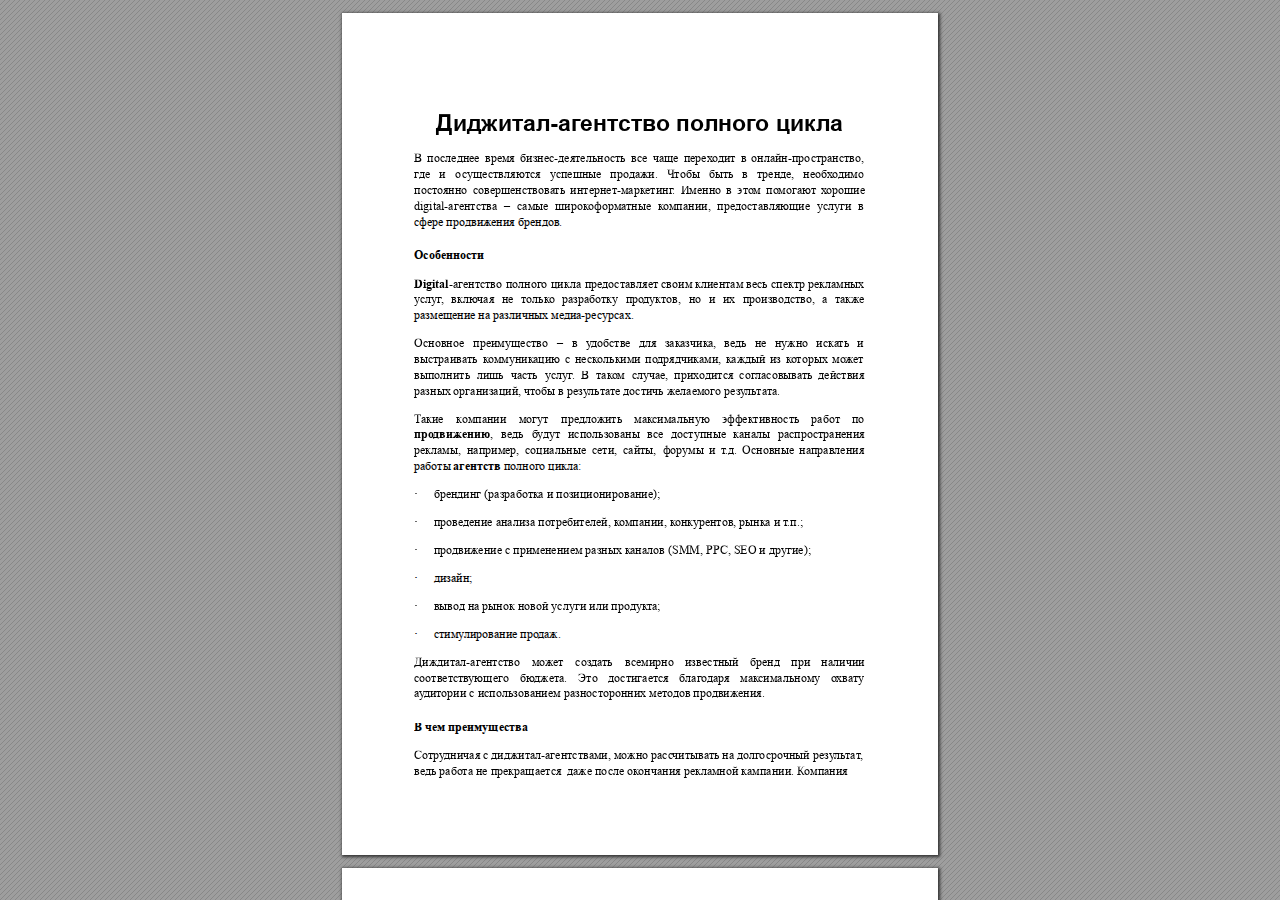
<file: Диджитал-агентство-полного-цикла-10.02.2021.html>
<!DOCTYPE html>
<!-- Created by pdf2htmlEX (https://github.com/pdf2htmlEX/pdf2htmlEX) -->
<html xmlns="http://www.w3.org/1999/xhtml">
<head>
<meta charset="utf-8"/>
<meta name="generator" content="pdf2htmlEX"/>
<meta http-equiv="X-UA-Compatible" content="IE=edge,chrome=1"/>
<style type="text/css">
  
	body { 
		-ms-user-select: none; 
		-moz-user-select: none; 
		-webkit-user-select: none; 
		user-select: none; 
	}
/*! 
 * Base CSS for pdf2htmlEX
 * Copyright 2012,2013 Lu Wang <coolwanglu@gmail.com> 
 * https://github.com/pdf2htmlEX/pdf2htmlEX/blob/master/share/LICENSE
 */#sidebar{position:absolute;top:0;left:0;bottom:0;width:250px;padding:0;margin:0;overflow:auto}#page-container{position:absolute;top:0;left:0;margin:0;padding:0;border:0}@media screen{#sidebar.opened+#page-container{left:250px}#page-container{bottom:0;right:0;overflow:auto}.loading-indicator{display:none}.loading-indicator.active{display:block;position:absolute;width:64px;height:64px;top:50%;left:50%;margin-top:-32px;margin-left:-32px}.loading-indicator img{position:absolute;top:0;left:0;bottom:0;right:0}}@media print{@page{margin:0}html{margin:0}body{margin:0;-webkit-print-color-adjust:exact}#sidebar{display:none}#page-container{width:auto;height:auto;overflow:visible;background-color:transparent}.d{display:none}}.pf{position:relative;background-color:white;overflow:hidden;margin:0;border:0}.pc{position:absolute;border:0;padding:0;margin:0;top:0;left:0;width:100%;height:100%;overflow:hidden;display:block;transform-origin:0 0;-ms-transform-origin:0 0;-webkit-transform-origin:0 0}.pc.opened{display:block}.bf{position:absolute;border:0;margin:0;top:0;bottom:0;width:100%;height:100%;-ms-user-select:none;-moz-user-select:none;-webkit-user-select:none;user-select:none}.bi{position:absolute;border:0;margin:0;-ms-user-select:none;-moz-user-select:none;-webkit-user-select:none;user-select:none}@media print{.pf{margin:0;box-shadow:none;page-break-after:always;page-break-inside:avoid}@-moz-document url-prefix(){.pf{overflow:visible;border:1px solid #fff}.pc{overflow:visible}}}.c{position:absolute;border:0;padding:0;margin:0;overflow:hidden;display:block}.t{position:absolute;white-space:pre;font-size:1px;transform-origin:0 100%;-ms-transform-origin:0 100%;-webkit-transform-origin:0 100%;unicode-bidi:bidi-override;-moz-font-feature-settings:"liga" 0}.t:after{content:''}.t:before{content:'';display:inline-block}.t span{position:relative;unicode-bidi:bidi-override}._{display:inline-block;color:transparent;z-index:-1}::selection{background:rgba(127,255,255,0.4)}::-moz-selection{background:rgba(127,255,255,0.4)}.pi{display:none}.d{position:absolute;transform-origin:0 100%;-ms-transform-origin:0 100%;-webkit-transform-origin:0 100%}.it{border:0;background-color:rgba(255,255,255,0.0)}.ir:hover{cursor:pointer}</style>
<style type="text/css">
/*! 
 * Fancy styles for pdf2htmlEX
 * Copyright 2012,2013 Lu Wang <coolwanglu@gmail.com> 
 * https://github.com/pdf2htmlEX/pdf2htmlEX/blob/master/share/LICENSE
 */@keyframes fadein{from{opacity:0}to{opacity:1}}@-webkit-keyframes fadein{from{opacity:0}to{opacity:1}}@keyframes swing{0{transform:rotate(0)}10%{transform:rotate(0)}90%{transform:rotate(720deg)}100%{transform:rotate(720deg)}}@-webkit-keyframes swing{0{-webkit-transform:rotate(0)}10%{-webkit-transform:rotate(0)}90%{-webkit-transform:rotate(720deg)}100%{-webkit-transform:rotate(720deg)}}@media screen{#sidebar{background-color:#2f3236;background-image:url("[data-uri]")}#outline{font-family:Georgia,Times,"Times New Roman",serif;font-size:13px;margin:2em 1em}#outline ul{padding:0}#outline li{list-style-type:none;margin:1em 0}#outline li>ul{margin-left:1em}#outline a,#outline a:visited,#outline a:hover,#outline a:active{line-height:1.2;color:#e8e8e8;text-overflow:ellipsis;white-space:nowrap;text-decoration:none;display:block;overflow:hidden;outline:0}#outline a:hover{color:#0cf}#page-container{background-color:#9e9e9e;background-image:url("[data-uri]");-webkit-transition:left 500ms;transition:left 500ms}.pf{margin:13px auto;box-shadow:1px 1px 3px 1px #333;border-collapse:separate}.pc.opened{-webkit-animation:fadein 100ms;animation:fadein 100ms}.loading-indicator.active{-webkit-animation:swing 1.5s ease-in-out .01s infinite alternate none;animation:swing 1.5s ease-in-out .01s infinite alternate none}.checked{background:no-repeat url([data-uri])}}</style>
<style type="text/css">
.ff0{font-family:sans-serif;visibility:hidden;}
@font-face{font-family:ff1;src:url('[data-uri]')format("woff");}.ff1{font-family:ff1;line-height:0.872070;font-style:normal;font-weight:normal;visibility:visible;}
@font-face{font-family:ff2;src:url('[data-uri]')format("woff");}.ff2{font-family:ff2;line-height:0.910156;font-style:normal;font-weight:normal;visibility:visible;}
@font-face{font-family:ff3;src:url('[data-uri]')format("woff");}.ff3{font-family:ff3;line-height:0.893555;font-style:normal;font-weight:normal;visibility:visible;}
@font-face{font-family:ff4;src:url('[data-uri]')format("woff");}.ff4{font-family:ff4;line-height:0.666504;font-style:normal;font-weight:normal;visibility:visible;}
.m0{transform:matrix(0.250000,0.000000,0.000000,0.250000,0,0);-ms-transform:matrix(0.250000,0.000000,0.000000,0.250000,0,0);-webkit-transform:matrix(0.250000,0.000000,0.000000,0.250000,0,0);}
.m1{transform:none;-ms-transform:none;-webkit-transform:none;}
.v0{vertical-align:0.000000px;}
.ls1{letter-spacing:0.000000px;}
.ls0{letter-spacing:62.964843px;}
.sc_{text-shadow:none;}
.sc0{text-shadow:-0.015em 0 transparent,0 0.015em transparent,0.015em 0 transparent,0 -0.015em  transparent;}
@media screen and (-webkit-min-device-pixel-ratio:0){
.sc_{-webkit-text-stroke:0px transparent;}
.sc0{-webkit-text-stroke:0.015em transparent;text-shadow:none;}
}
.ws6{word-spacing:-0.048000px;}
.ws17{word-spacing:0.000000px;}
.ws15{word-spacing:11.951976px;}
.wsd{word-spacing:11.951991px;}
.ws12{word-spacing:11.951992px;}
.ws5{word-spacing:11.951995px;}
.ws16{word-spacing:11.951998px;}
.ws9{word-spacing:11.952000px;}
.ws10{word-spacing:11.952001px;}
.ws11{word-spacing:11.952005px;}
.ws7{word-spacing:11.952015px;}
.ws18{word-spacing:14.952000px;}
.ws19{word-spacing:14.952007px;}
.wsb{word-spacing:17.951992px;}
.ws1{word-spacing:20.951997px;}
.ws1b{word-spacing:20.951998px;}
.ws3{word-spacing:20.952000px;}
.ws0{word-spacing:25.440786px;}
.ws1a{word-spacing:26.951983px;}
.ws4{word-spacing:26.951985px;}
.wsc{word-spacing:26.951992px;}
.wsf{word-spacing:29.951985px;}
.ws8{word-spacing:29.952000px;}
.wsa{word-spacing:32.951992px;}
.ws1e{word-spacing:32.952000px;}
.ws1c{word-spacing:35.951983px;}
.ws2{word-spacing:35.952000px;}
.ws1d{word-spacing:35.952007px;}
.ws14{word-spacing:41.951982px;}
.ws13{word-spacing:44.952000px;}
.wse{word-spacing:47.952006px;}
._5{margin-left:-5.126960px;}
._11{margin-left:-3.587412px;}
._4{margin-left:-2.547366px;}
._0{margin-left:-1.460448px;}
._1{width:1.195317px;}
._7{width:14.625000px;}
._8{width:15.719256px;}
._2{width:17.944337px;}
._b{width:21.171385px;}
._10{width:23.044859px;}
._c{width:24.322328px;}
._6{width:29.320313px;}
._15{width:30.382331px;}
._f{width:32.444822px;}
._17{width:33.766102px;}
._a{width:35.085930px;}
._9{width:36.585939px;}
._3{width:38.069825px;}
._16{width:39.713387px;}
._14{width:44.383304px;}
._12{width:47.437496px;}
._13{width:48.632831px;}
._e{width:50.195802px;}
._d{width:51.265137px;}
.fc1{color:rgb(17,85,204);}
.fc0{color:rgb(0,0,0);}
.fs1{font-size:48.000000px;}
.fs0{font-size:91.999998px;}
.y0{bottom:-0.500000px;}
.y1e{bottom:79.695805px;}
.y1d{bottom:95.564456px;}
.y1c{bottom:123.433105px;}
.y1b{bottom:157.301755px;}
.y1a{bottom:173.170415px;}
.y19{bottom:189.039065px;}
.y18{bottom:216.915651px;}
.y17{bottom:244.844971px;}
.y16{bottom:272.774291px;}
.y15{bottom:300.703491px;}
.y14{bottom:328.632811px;}
.y13{bottom:356.562131px;}
.y12{bottom:384.483525px;}
.y11{bottom:400.352175px;}
.y10{bottom:416.220825px;}
.yf{bottom:432.089475px;}
.ye{bottom:459.958125px;}
.yd{bottom:475.826785px;}
.yc{bottom:491.695435px;}
.y2d{bottom:500.635745px;}
.yb{bottom:507.564085px;}
.y2c{bottom:528.504395px;}
.ya{bottom:535.432735px;}
.y2b{bottom:544.373045px;}
.y9{bottom:551.301395px;}
.y2a{bottom:560.241695px;}
.y8{bottom:567.170046px;}
.y29{bottom:576.110355px;}
.y28{bottom:591.979005px;}
.y7{bottom:595.038695px;}
.y27{bottom:619.847655px;}
.y6{bottom:628.907345px;}
.y26{bottom:635.716305px;}
.y5{bottom:644.776005px;}
.y25{bottom:651.584965px;}
.y4{bottom:660.644655px;}
.y24{bottom:667.453613px;}
.y3{bottom:676.513306px;}
.y2{bottom:692.381958px;}
.y23{bottom:695.322266px;}
.y22{bottom:711.190918px;}
.y1{bottom:724.426270px;}
.y21{bottom:727.059570px;}
.y20{bottom:742.928223px;}
.y1f{bottom:758.796875px;}
.h4{height:32.531250px;}
.h3{height:33.328125px;}
.h2{height:65.855467px;}
.h0{height:842.000000px;}
.h1{height:842.500000px;}
.w0{width:596.000000px;}
.w1{width:596.500000px;}
.x0{left:0.000000px;}
.x2{left:72.000000px;}
.x1{left:94.031386px;}
@media print{
.v0{vertical-align:0.000000pt;}
.ls1{letter-spacing:0.000000pt;}
.ls0{letter-spacing:83.953124pt;}
.ws6{word-spacing:-0.064000pt;}
.ws17{word-spacing:0.000000pt;}
.ws15{word-spacing:15.935968pt;}
.wsd{word-spacing:15.935988pt;}
.ws12{word-spacing:15.935990pt;}
.ws5{word-spacing:15.935994pt;}
.ws16{word-spacing:15.935998pt;}
.ws9{word-spacing:15.935999pt;}
.ws10{word-spacing:15.936002pt;}
.ws11{word-spacing:15.936006pt;}
.ws7{word-spacing:15.936020pt;}
.ws18{word-spacing:19.936000pt;}
.ws19{word-spacing:19.936010pt;}
.wsb{word-spacing:23.935990pt;}
.ws1{word-spacing:27.935996pt;}
.ws1b{word-spacing:27.935998pt;}
.ws3{word-spacing:27.936000pt;}
.ws0{word-spacing:33.921048pt;}
.ws1a{word-spacing:35.935978pt;}
.ws4{word-spacing:35.935980pt;}
.wsc{word-spacing:35.935989pt;}
.wsf{word-spacing:39.935980pt;}
.ws8{word-spacing:39.936000pt;}
.wsa{word-spacing:43.935990pt;}
.ws1e{word-spacing:43.936000pt;}
.ws1c{word-spacing:47.935978pt;}
.ws2{word-spacing:47.935999pt;}
.ws1d{word-spacing:47.936010pt;}
.ws14{word-spacing:55.935976pt;}
.ws13{word-spacing:59.936000pt;}
.wse{word-spacing:63.936008pt;}
._5{margin-left:-6.835947pt;}
._11{margin-left:-4.783216pt;}
._4{margin-left:-3.396488pt;}
._0{margin-left:-1.947265pt;}
._1{width:1.593756pt;}
._7{width:19.500000pt;}
._8{width:20.959008pt;}
._2{width:23.925782pt;}
._b{width:28.228513pt;}
._10{width:30.726478pt;}
._c{width:32.429771pt;}
._6{width:39.093751pt;}
._15{width:40.509775pt;}
._f{width:43.259763pt;}
._17{width:45.021469pt;}
._a{width:46.781240pt;}
._9{width:48.781251pt;}
._3{width:50.759766pt;}
._16{width:52.951182pt;}
._14{width:59.177739pt;}
._12{width:63.249994pt;}
._13{width:64.843775pt;}
._e{width:66.927736pt;}
._d{width:68.353517pt;}
.fs1{font-size:64.000000pt;}
.fs0{font-size:122.666664pt;}
.y0{bottom:-0.666667pt;}
.y1e{bottom:106.261073pt;}
.y1d{bottom:127.419274pt;}
.y1c{bottom:164.577473pt;}
.y1b{bottom:209.735673pt;}
.y1a{bottom:230.893887pt;}
.y19{bottom:252.052087pt;}
.y18{bottom:289.220867pt;}
.y17{bottom:326.459961pt;}
.y16{bottom:363.699054pt;}
.y15{bottom:400.937988pt;}
.y14{bottom:438.177081pt;}
.y13{bottom:475.416174pt;}
.y12{bottom:512.644700pt;}
.y11{bottom:533.802900pt;}
.y10{bottom:554.961100pt;}
.yf{bottom:576.119300pt;}
.ye{bottom:613.277500pt;}
.yd{bottom:634.435713pt;}
.yc{bottom:655.593913pt;}
.y2d{bottom:667.514327pt;}
.yb{bottom:676.752113pt;}
.y2c{bottom:704.672527pt;}
.ya{bottom:713.910313pt;}
.y2b{bottom:725.830727pt;}
.y9{bottom:735.068527pt;}
.y2a{bottom:746.988927pt;}
.y8{bottom:756.226727pt;}
.y29{bottom:768.147140pt;}
.y28{bottom:789.305340pt;}
.y7{bottom:793.384927pt;}
.y27{bottom:826.463540pt;}
.y6{bottom:838.543127pt;}
.y26{bottom:847.621740pt;}
.y5{bottom:859.701340pt;}
.y25{bottom:868.779953pt;}
.y4{bottom:880.859540pt;}
.y24{bottom:889.938151pt;}
.y3{bottom:902.017741pt;}
.y2{bottom:923.175944pt;}
.y23{bottom:927.096355pt;}
.y22{bottom:948.254557pt;}
.y1{bottom:965.901694pt;}
.y21{bottom:969.412760pt;}
.y20{bottom:990.570964pt;}
.y1f{bottom:1011.729167pt;}
.h4{height:43.375000pt;}
.h3{height:44.437500pt;}
.h2{height:87.807290pt;}
.h0{height:1122.666667pt;}
.h1{height:1123.333333pt;}
.w0{width:794.666667pt;}
.w1{width:795.333333pt;}
.x0{left:0.000000pt;}
.x2{left:96.000000pt;}
.x1{left:125.375181pt;}
}
</style>
<script>
/*
 Copyright 2012 Mozilla Foundation 
 Copyright 2013 Lu Wang <coolwanglu@gmail.com>
 Apachine License Version 2.0 
*/
(function(){function b(a,b,e,f){var c=(a.className||"").split(/\s+/g);""===c[0]&&c.shift();var d=c.indexOf(b);0>d&&e&&c.push(b);0<=d&&f&&c.splice(d,1);a.className=c.join(" ");return 0<=d}if(!("classList"in document.createElement("div"))){var e={add:function(a){b(this.element,a,!0,!1)},contains:function(a){return b(this.element,a,!1,!1)},remove:function(a){b(this.element,a,!1,!0)},toggle:function(a){b(this.element,a,!0,!0)}};Object.defineProperty(HTMLElement.prototype,"classList",{get:function(){if(this._classList)return this._classList;
var a=Object.create(e,{element:{value:this,writable:!1,enumerable:!0}});Object.defineProperty(this,"_classList",{value:a,writable:!1,enumerable:!1});return a},enumerable:!0})}})();
</script>
<script>
(function(){/*
 pdf2htmlEX.js: Core UI functions for pdf2htmlEX 
 Copyright 2012,2013 Lu Wang <coolwanglu@gmail.com> and other contributors 
 https://github.com/pdf2htmlEX/pdf2htmlEX/blob/master/share/LICENSE 
*/
var pdf2htmlEX=window.pdf2htmlEX=window.pdf2htmlEX||{},CSS_CLASS_NAMES={page_frame:"pf",page_content_box:"pc",page_data:"pi",background_image:"bi",link:"l",input_radio:"ir",__dummy__:"no comma"},DEFAULT_CONFIG={container_id:"page-container",sidebar_id:"sidebar",outline_id:"outline",loading_indicator_cls:"loading-indicator",preload_pages:3,render_timeout:100,scale_step:0.9,key_handler:!0,hashchange_handler:!0,view_history_handler:!0,__dummy__:"no comma"},EPS=1E-6;
function invert(a){var b=a[0]*a[3]-a[1]*a[2];return[a[3]/b,-a[1]/b,-a[2]/b,a[0]/b,(a[2]*a[5]-a[3]*a[4])/b,(a[1]*a[4]-a[0]*a[5])/b]}function transform(a,b){return[a[0]*b[0]+a[2]*b[1]+a[4],a[1]*b[0]+a[3]*b[1]+a[5]]}function get_page_number(a){return parseInt(a.getAttribute("data-page-no"),16)}function disable_dragstart(a){for(var b=0,c=a.length;b<c;++b)a[b].addEventListener("dragstart",function(){return!1},!1)}
function clone_and_extend_objs(a){for(var b={},c=0,e=arguments.length;c<e;++c){var h=arguments[c],d;for(d in h)h.hasOwnProperty(d)&&(b[d]=h[d])}return b}
function Page(a){if(a){this.shown=this.loaded=!1;this.page=a;this.num=get_page_number(a);this.original_height=a.clientHeight;this.original_width=a.clientWidth;var b=a.getElementsByClassName(CSS_CLASS_NAMES.page_content_box)[0];b&&(this.content_box=b,this.original_scale=this.cur_scale=this.original_height/b.clientHeight,this.page_data=JSON.parse(a.getElementsByClassName(CSS_CLASS_NAMES.page_data)[0].getAttribute("data-data")),this.ctm=this.page_data.ctm,this.ictm=invert(this.ctm),this.loaded=!0)}}
Page.prototype={hide:function(){this.loaded&&this.shown&&(this.content_box.classList.remove("opened"),this.shown=!1)},show:function(){this.loaded&&!this.shown&&(this.content_box.classList.add("opened"),this.shown=!0)},rescale:function(a){this.cur_scale=0===a?this.original_scale:a;this.loaded&&(a=this.content_box.style,a.msTransform=a.webkitTransform=a.transform="scale("+this.cur_scale.toFixed(3)+")");a=this.page.style;a.height=this.original_height*this.cur_scale+"px";a.width=this.original_width*this.cur_scale+
"px"},view_position:function(){var a=this.page,b=a.parentNode;return[b.scrollLeft-a.offsetLeft-a.clientLeft,b.scrollTop-a.offsetTop-a.clientTop]},height:function(){return this.page.clientHeight},width:function(){return this.page.clientWidth}};function Viewer(a){this.config=clone_and_extend_objs(DEFAULT_CONFIG,0<arguments.length?a:{});this.pages_loading=[];this.init_before_loading_content();var b=this;document.addEventListener("DOMContentLoaded",function(){b.init_after_loading_content()},!1)}
Viewer.prototype={scale:1,cur_page_idx:0,first_page_idx:0,init_before_loading_content:function(){this.pre_hide_pages()},initialize_radio_button:function(){for(var a=document.getElementsByClassName(CSS_CLASS_NAMES.input_radio),b=0;b<a.length;b++)a[b].addEventListener("click",function(){this.classList.toggle("checked")})},init_after_loading_content:function(){this.sidebar=document.getElementById(this.config.sidebar_id);this.outline=document.getElementById(this.config.outline_id);this.container=document.getElementById(this.config.container_id);
this.loading_indicator=document.getElementsByClassName(this.config.loading_indicator_cls)[0];for(var a=!0,b=this.outline.childNodes,c=0,e=b.length;c<e;++c)if("ul"===b[c].nodeName.toLowerCase()){a=!1;break}a||this.sidebar.classList.add("opened");this.find_pages();if(0!=this.pages.length){disable_dragstart(document.getElementsByClassName(CSS_CLASS_NAMES.background_image));this.config.key_handler&&this.register_key_handler();var h=this;this.config.hashchange_handler&&window.addEventListener("hashchange",
function(a){h.navigate_to_dest(document.location.hash.substring(1))},!1);this.config.view_history_handler&&window.addEventListener("popstate",function(a){a.state&&h.navigate_to_dest(a.state)},!1);this.container.addEventListener("scroll",function(){h.update_page_idx();h.schedule_render(!0)},!1);[this.container,this.outline].forEach(function(a){a.addEventListener("click",h.link_handler.bind(h),!1)});this.initialize_radio_button();this.render()}},find_pages:function(){for(var a=[],b={},c=this.container.childNodes,
e=0,h=c.length;e<h;++e){var d=c[e];d.nodeType===Node.ELEMENT_NODE&&d.classList.contains(CSS_CLASS_NAMES.page_frame)&&(d=new Page(d),a.push(d),b[d.num]=a.length-1)}this.pages=a;this.page_map=b},load_page:function(a,b,c){var e=this.pages;if(!(a>=e.length||(e=e[a],e.loaded||this.pages_loading[a]))){var e=e.page,h=e.getAttribute("data-page-url");if(h){this.pages_loading[a]=!0;var d=e.getElementsByClassName(this.config.loading_indicator_cls)[0];"undefined"===typeof d&&(d=this.loading_indicator.cloneNode(!0),
d.classList.add("active"),e.appendChild(d));var f=this,g=new XMLHttpRequest;g.open("GET",h,!0);g.onload=function(){if(200===g.status||0===g.status){var b=document.createElement("div");b.innerHTML=g.responseText;for(var d=null,b=b.childNodes,e=0,h=b.length;e<h;++e){var p=b[e];if(p.nodeType===Node.ELEMENT_NODE&&p.classList.contains(CSS_CLASS_NAMES.page_frame)){d=p;break}}b=f.pages[a];f.container.replaceChild(d,b.page);b=new Page(d);f.pages[a]=b;b.hide();b.rescale(f.scale);disable_dragstart(d.getElementsByClassName(CSS_CLASS_NAMES.background_image));
f.schedule_render(!1);c&&c(b)}delete f.pages_loading[a]};g.send(null)}void 0===b&&(b=this.config.preload_pages);0<--b&&(f=this,setTimeout(function(){f.load_page(a+1,b)},0))}},pre_hide_pages:function(){var a="@media screen{."+CSS_CLASS_NAMES.page_content_box+"{display:none;}}",b=document.createElement("style");b.styleSheet?b.styleSheet.cssText=a:b.appendChild(document.createTextNode(a));document.head.appendChild(b)},render:function(){for(var a=this.container,b=a.scrollTop,c=a.clientHeight,a=b-c,b=
b+c+c,c=this.pages,e=0,h=c.length;e<h;++e){var d=c[e],f=d.page,g=f.offsetTop+f.clientTop,f=g+f.clientHeight;g<=b&&f>=a?d.loaded?d.show():this.load_page(e):d.hide()}},update_page_idx:function(){var a=this.pages,b=a.length;if(!(2>b)){for(var c=this.container,e=c.scrollTop,c=e+c.clientHeight,h=-1,d=b,f=d-h;1<f;){var g=h+Math.floor(f/2),f=a[g].page;f.offsetTop+f.clientTop+f.clientHeight>=e?d=g:h=g;f=d-h}this.first_page_idx=d;for(var g=h=this.cur_page_idx,k=0;d<b;++d){var f=a[d].page,l=f.offsetTop+f.clientTop,
f=f.clientHeight;if(l>c)break;f=(Math.min(c,l+f)-Math.max(e,l))/f;if(d===h&&Math.abs(f-1)<=EPS){g=h;break}f>k&&(k=f,g=d)}this.cur_page_idx=g}},schedule_render:function(a){if(void 0!==this.render_timer){if(!a)return;clearTimeout(this.render_timer)}var b=this;this.render_timer=setTimeout(function(){delete b.render_timer;b.render()},this.config.render_timeout)},register_key_handler:function(){var a=this;window.addEventListener("DOMMouseScroll",function(b){if(b.ctrlKey){b.preventDefault();var c=a.container,
e=c.getBoundingClientRect(),c=[b.clientX-e.left-c.clientLeft,b.clientY-e.top-c.clientTop];a.rescale(Math.pow(a.config.scale_step,b.detail),!0,c)}},!1);window.addEventListener("keydown",function(b){var c=!1,e=b.ctrlKey||b.metaKey,h=b.altKey;switch(b.keyCode){case 61:case 107:case 187:e&&(a.rescale(1/a.config.scale_step,!0),c=!0);break;case 173:case 109:case 189:e&&(a.rescale(a.config.scale_step,!0),c=!0);break;case 48:e&&(a.rescale(0,!1),c=!0);break;case 33:h?a.scroll_to(a.cur_page_idx-1):a.container.scrollTop-=
a.container.clientHeight;c=!0;break;case 34:h?a.scroll_to(a.cur_page_idx+1):a.container.scrollTop+=a.container.clientHeight;c=!0;break;case 35:a.container.scrollTop=a.container.scrollHeight;c=!0;break;case 36:a.container.scrollTop=0,c=!0}c&&b.preventDefault()},!1)},rescale:function(a,b,c){var e=this.scale;this.scale=a=0===a?1:b?e*a:a;c||(c=[0,0]);b=this.container;c[0]+=b.scrollLeft;c[1]+=b.scrollTop;for(var h=this.pages,d=h.length,f=this.first_page_idx;f<d;++f){var g=h[f].page;if(g.offsetTop+g.clientTop>=
c[1])break}g=f-1;0>g&&(g=0);var g=h[g].page,k=g.clientWidth,f=g.clientHeight,l=g.offsetLeft+g.clientLeft,m=c[0]-l;0>m?m=0:m>k&&(m=k);k=g.offsetTop+g.clientTop;c=c[1]-k;0>c?c=0:c>f&&(c=f);for(f=0;f<d;++f)h[f].rescale(a);b.scrollLeft+=m/e*a+g.offsetLeft+g.clientLeft-m-l;b.scrollTop+=c/e*a+g.offsetTop+g.clientTop-c-k;this.schedule_render(!0)},fit_width:function(){var a=this.cur_page_idx;this.rescale(this.container.clientWidth/this.pages[a].width(),!0);this.scroll_to(a)},fit_height:function(){var a=this.cur_page_idx;
this.rescale(this.container.clientHeight/this.pages[a].height(),!0);this.scroll_to(a)},get_containing_page:function(a){for(;a;){if(a.nodeType===Node.ELEMENT_NODE&&a.classList.contains(CSS_CLASS_NAMES.page_frame)){a=get_page_number(a);var b=this.page_map;return a in b?this.pages[b[a]]:null}a=a.parentNode}return null},link_handler:function(a){var b=a.target,c=b.getAttribute("data-dest-detail");if(c){if(this.config.view_history_handler)try{var e=this.get_current_view_hash();window.history.replaceState(e,
"","#"+e);window.history.pushState(c,"","#"+c)}catch(h){}this.navigate_to_dest(c,this.get_containing_page(b));a.preventDefault()}},navigate_to_dest:function(a,b){try{var c=JSON.parse(a)}catch(e){return}if(c instanceof Array){var h=c[0],d=this.page_map;if(h in d){for(var f=d[h],h=this.pages[f],d=2,g=c.length;d<g;++d){var k=c[d];if(null!==k&&"number"!==typeof k)return}for(;6>c.length;)c.push(null);var g=b||this.pages[this.cur_page_idx],d=g.view_position(),d=transform(g.ictm,[d[0],g.height()-d[1]]),
g=this.scale,l=[0,0],m=!0,k=!1,n=this.scale;switch(c[1]){case "XYZ":l=[null===c[2]?d[0]:c[2]*n,null===c[3]?d[1]:c[3]*n];g=c[4];if(null===g||0===g)g=this.scale;k=!0;break;case "Fit":case "FitB":l=[0,0];k=!0;break;case "FitH":case "FitBH":l=[0,null===c[2]?d[1]:c[2]*n];k=!0;break;case "FitV":case "FitBV":l=[null===c[2]?d[0]:c[2]*n,0];k=!0;break;case "FitR":l=[c[2]*n,c[5]*n],m=!1,k=!0}if(k){this.rescale(g,!1);var p=this,c=function(a){l=transform(a.ctm,l);m&&(l[1]=a.height()-l[1]);p.scroll_to(f,l)};h.loaded?
c(h):(this.load_page(f,void 0,c),this.scroll_to(f))}}}},scroll_to:function(a,b){var c=this.pages;if(!(0>a||a>=c.length)){c=c[a].view_position();void 0===b&&(b=[0,0]);var e=this.container;e.scrollLeft+=b[0]-c[0];e.scrollTop+=b[1]-c[1]}},get_current_view_hash:function(){var a=[],b=this.pages[this.cur_page_idx];a.push(b.num);a.push("XYZ");var c=b.view_position(),c=transform(b.ictm,[c[0],b.height()-c[1]]);a.push(c[0]/this.scale);a.push(c[1]/this.scale);a.push(this.scale);return JSON.stringify(a)}};
pdf2htmlEX.Viewer=Viewer;})();
</script>
<script>
try{
pdf2htmlEX.defaultViewer = new pdf2htmlEX.Viewer({});
}catch(e){}
</script>
<title></title>
</head>
<body>
<div id="sidebar">
<div id="outline">
</div>
</div>
<div id="page-container">
<div id="pf1" class="pf w0 h0" data-page-no="1"><div class="pc pc1 w0 h0"><img class="bi x0 y0 w1 h1" alt="" src="[data-uri]"/><div class="t m0 x1 h2 y1 ff1 fs0 fc0 sc0 ls1 ws0">Диджитал-агент<span class="_ _0"></span>ств<span class="_ _0"></span>о<span class="_"> </span>по<span class="_ _0"></span>лног<span class="_ _0"></span>о<span class="_"> </span>цикла</div><div class="t m0 x2 h3 y2 ff2 fs1 fc0 sc0 ls1 ws1">В<span class="_"> </span>по<span class="_ _1"></span>следнее<span class="_"> </span>время<span class="_"> </span>бизнес-деятельно<span class="_ _1"></span>сть<span class="_"> </span>все<span class="_"> </span>чаще<span class="_"> </span>перех<span class="_ _0"></span>о<span class="_ _0"></span>дит<span class="_"> </span>в<span class="_ _2"> </span>онлайн-про<span class="_ _1"></span>странство,</div><div class="t m0 x2 h3 y3 ff2 fs1 fc0 sc0 ls1 ws2">г<span class="_ _0"></span>де<span class="_ _3"> </span>и<span class="_ _3"> </span>о<span class="_ _1"></span>суще<span class="_ _1"></span>ствляются<span class="_"> </span>успешные<span class="_"> </span>про<span class="_ _0"></span>дажи.<span class="_"> </span>Чтобы<span class="_"> </span>быть<span class="_"> </span>в<span class="_"> </span>тренде,<span class="_"> </span>необ<span class="_ _0"></span>х<span class="_ _4"></span>о<span class="_ _0"></span>димо</div><div class="t m0 x2 h3 y4 ff2 fs1 fc0 sc0 ls1 ws3">по<span class="_ _1"></span>сто<span class="_ _0"></span>янно<span class="_"> </span>совершенствов<span class="_ _0"></span>а<span class="_ _0"></span>ть<span class="_"> </span>интернет-марк<span class="_ _0"></span>етинг<span class="_ _5"></span>.<span class="_"> </span>Именно<span class="_"> </span>в<span class="_"> </span>это<span class="_ _0"></span>м<span class="_"> </span>по<span class="_ _0"></span>могают<span class="_ _2"> </span>х<span class="_ _4"></span>орошие</div><div class="t m0 x2 h3 y5 ff2 fs1 fc0 sc0 ls1 ws4">digital-агентства<span class="_ _6"> </span>–<span class="_"> </span>самые<span class="_"> </span>широк<span class="_ _4"></span>оформа<span class="_ _4"></span>тные<span class="_"> </span>к<span class="_ _0"></span>омпании,<span class="_"> </span>пре<span class="_ _4"></span>до<span class="_ _1"></span>ст<span class="_ _1"></span>авляющие<span class="_"> </span>услуги<span class="_"> </span>в</div><div class="t m0 x2 h3 y6 ff2 fs1 fc0 sc0 ls1 ws5">сфере<span class="_"> </span>продвиж<span class="_ _0"></span>ения<span class="_"> </span>брендов.</div><div class="t m0 x2 h4 y7 ff3 fs1 fc0 sc0 ls1 ws6">Особенности</div><div class="t m0 x2 h3 y8 ff3 fs1 fc0 sc0 ls1 ws6">Digital<span class="ff2 ws7">-агентство<span class="_ _7"> </span>полног<span class="_ _4"></span>о<span class="_ _8"> </span>цикла<span class="_ _7"> </span>предост<span class="_ _1"></span>авляет<span class="_"> </span>своим<span class="_"> </span>клиентам<span class="_"> </span>весь<span class="_"> </span>спектр<span class="_"> </span>рекламных</span></div><div class="t m0 x2 h3 y9 ff2 fs1 fc0 sc0 ls1 ws8">услуг<span class="_ _5"></span>,<span class="_"> </span>вклю<span class="_ _4"></span>чая<span class="_"> </span>не<span class="_"> </span>тольк<span class="_ _4"></span>о<span class="_"> </span>разрабо<span class="_ _0"></span>тку<span class="_"> </span>про<span class="_ _4"></span>дуктов,<span class="_"> </span>но<span class="_"> </span>и<span class="_"> </span>их<span class="_"> </span>произв<span class="_ _0"></span>одств<span class="_ _0"></span>о,<span class="_"> </span>а<span class="_"> </span>также</div><div class="t m0 x2 h3 ya ff2 fs1 fc0 sc0 ls1 ws9">размещение<span class="_"> </span>на<span class="_"> </span>различных<span class="_"> </span>ме<span class="_ _0"></span>диа-ре<span class="_ _1"></span>сурсах.</div><div class="t m0 x2 h3 yb ff2 fs1 fc0 sc0 ls1 wsa">Основное<span class="_ _9"> </span>преимуще<span class="_ _1"></span>ство<span class="_ _9"> </span>–<span class="_ _a"> </span>в<span class="_"> </span>у<span class="_ _4"></span>добстве<span class="_"> </span>для<span class="_"> </span>зак<span class="_ _0"></span>азчик<span class="_ _4"></span>а,<span class="_"> </span>ведь<span class="_"> </span>не<span class="_"> </span>нужно<span class="_"> </span>иск<span class="_ _0"></span>а<span class="_ _0"></span>ть<span class="_"> </span>и</div><div class="t m0 x2 h3 yc ff2 fs1 fc0 sc0 ls1 wsb">выстраива<span class="_ _0"></span>ть<span class="_ _b"> </span>к<span class="_ _4"></span>оммуник<span class="_ _0"></span>ацию<span class="_"> </span>с<span class="_"> </span>не<span class="_ _1"></span>ск<span class="_ _4"></span>олькими<span class="_"> </span>по<span class="_ _4"></span>дрядчиками,<span class="_"> </span>каждый<span class="_"> </span>из<span class="_"> </span>к<span class="_ _4"></span>о<span class="_ _0"></span>торых<span class="_"> </span>мо<span class="_ _4"></span>жет</div><div class="t m0 x2 h3 yd ff2 fs1 fc0 sc0 ls1 wsc">выполнить<span class="_"> </span>лишь<span class="_"> </span>часть<span class="_"> </span>услуг<span class="_ _5"></span>.<span class="_"> </span>В<span class="_"> </span>так<span class="_ _4"></span>о<span class="_ _0"></span>м<span class="_"> </span>случае,<span class="_ _c"> </span>прих<span class="_ _4"></span>одится<span class="_ _c"> </span>сог<span class="_ _4"></span>ласовыва<span class="_ _4"></span>ть<span class="_ _c"> </span>действия</div><div class="t m0 x2 h3 ye ff2 fs1 fc0 sc0 ls1 wsd">разных<span class="_"> </span>организаций,<span class="_"> </span>чтобы<span class="_"> </span>в<span class="_"> </span>рез<span class="_ _0"></span>у<span class="_ _4"></span>льта<span class="_ _4"></span>те<span class="_"> </span>до<span class="_ _1"></span>стичь<span class="_"> </span>желаемого<span class="_"> </span>рез<span class="_ _0"></span>у<span class="_ _4"></span>ль<span class="_ _0"></span>тата.</div><div class="t m0 x2 h3 yf ff2 fs1 fc0 sc0 ls1 wse">Т<span class="_ _0"></span>акие<span class="_ _d"> </span>к<span class="_ _4"></span>омпании<span class="_ _e"> </span>могут<span class="_ _e"> </span>предло<span class="_ _0"></span>жить<span class="_"> </span>мак<span class="_ _0"></span>симальную<span class="_"> </span>эффективность<span class="_"> </span>работ<span class="_"> </span>по</div><div class="t m0 x2 h3 y10 ff3 fs1 fc0 sc0 ls1 ws6">про<span class="_ _0"></span>движению<span class="ff2 wsf">,<span class="_ _f"> </span>ведь<span class="_ _f"> </span>б<span class="_ _4"></span>у<span class="_ _4"></span>дут<span class="_ _f"> </span>использов<span class="_ _0"></span>аны<span class="_"> </span>все<span class="_"> </span>до<span class="_ _1"></span>ступные<span class="_"> </span>каналы<span class="_"> </span>распрост<span class="_ _1"></span>ранения</span></div><div class="t m0 x2 h3 y11 ff2 fs1 fc0 sc0 ls1 ws3">рекламы,<span class="_ _c"> </span>например,<span class="_ _10"> </span>социальные<span class="_ _c"> </span>сети,<span class="_ _c"> </span>сайты,<span class="_ _c"> </span>форумы<span class="_"> </span>и<span class="_"> </span>т<span class="_ _5"></span>.д.<span class="_"> </span>Основные<span class="_"> </span>направления</div><div class="t m0 x2 h3 y12 ff2 fs1 fc0 sc0 ls1 ws10">работы<span class="_"> </span><span class="ff3 ws9">аг<span class="_ _0"></span>ентств<span class="_"> </span><span class="ff2 ws11">полног<span class="_ _0"></span>о<span class="_"> </span>цикла:</span></span></div><div class="t m0 x2 h3 y13 ff4 fs1 fc0 sc0 ls0">·<span class="ff2 ls1 ws9">брендинг<span class="_"> </span>(разработк<span class="_ _0"></span>а<span class="_"> </span>и<span class="_"> </span>позиционирование);</span></div><div class="t m0 x2 h3 y14 ff4 fs1 fc0 sc0 ls0">·<span class="ff2 ls1 ws9">проведение<span class="_"> </span>анализа<span class="_"> </span>по<span class="_ _0"></span>требителей,<span class="_"> </span>к<span class="_ _0"></span>омпании,<span class="_"> </span>к<span class="_ _4"></span>онк<span class="_ _0"></span>урентов,<span class="_"> </span>рынк<span class="_ _0"></span>а<span class="_"> </span>и<span class="_"> </span>т<span class="_ _11"></span>.п.;</span></div><div class="t m0 x2 h3 y15 ff4 fs1 fc0 sc0 ls0">·<span class="ff2 ls1 ws12">про<span class="_ _0"></span>движение<span class="_"> </span>с<span class="_"> </span>применением<span class="_"> </span>разных<span class="_"> </span>к<span class="_ _0"></span>аналов<span class="_"> </span>(SMM,<span class="_"> </span>PPC,<span class="_"> </span>SEO<span class="_"> </span>и<span class="_"> </span>другие);</span></div><div class="t m0 x2 h3 y16 ff4 fs1 fc0 sc0 ls0">·<span class="ff2 ls1">дизайн;</span></div><div class="t m0 x2 h3 y17 ff4 fs1 fc0 sc0 ls0">·<span class="ff2 ls1 ws10">выво<span class="_ _4"></span>д<span class="_"> </span>на<span class="_"> </span>рынок<span class="_"> </span>новой<span class="_"> </span>услуги<span class="_"> </span>или<span class="_"> </span>продук<span class="_ _0"></span>та;</span></div><div class="t m0 x2 h3 y18 ff4 fs1 fc0 sc0 ls0">·<span class="ff2 ls1 ws9">стиму<span class="_ _4"></span>лирование<span class="_"> </span>про<span class="_ _4"></span>даж.</span></div><div class="t m0 x2 h3 y19 ff2 fs1 fc0 sc0 ls1 ws13">Диждита<span class="_ _1"></span>л-агентство<span class="_ _12"> </span>мо<span class="_ _0"></span>жет<span class="_ _12"> </span>созда<span class="_ _4"></span>ть<span class="_ _13"> </span>всемирно<span class="_"> </span>изве<span class="_ _1"></span>стный<span class="_"> </span>бренд<span class="_"> </span>при<span class="_"> </span>наличии</div><div class="t m0 x2 h3 y1a ff2 fs1 fc0 sc0 ls1 ws14">соответств<span class="_ _4"></span>ующего<span class="_ _14"> </span>бю<span class="_ _4"></span>джета.<span class="_ _14"> </span>Это<span class="_"> </span>до<span class="_ _1"></span>стигается<span class="_"> </span>благ<span class="_ _4"></span>одаря<span class="_"> </span>мак<span class="_ _4"></span>симальному<span class="_"> </span>о<span class="_ _4"></span>хват<span class="_ _0"></span>у</div><div class="t m0 x2 h3 y1b ff2 fs1 fc0 sc0 ls1 ws15">а<span class="_ _4"></span>у<span class="_ _11"></span>дитории<span class="_"> </span>с<span class="_"> </span>использов<span class="_ _0"></span>анием<span class="_"> </span>разно<span class="_ _1"></span>сторонних<span class="_"> </span>мет<span class="_ _0"></span>о<span class="_ _0"></span>дов<span class="_"> </span>про<span class="_ _0"></span>движения.</div><div class="t m0 x2 h4 y1c ff3 fs1 fc0 sc0 ls1 ws9">В<span class="_"> </span>чем<span class="_"> </span>преимущества</div><div class="t m0 x2 h3 y1d ff2 fs1 fc0 sc0 ls1 ws16">Сотру<span class="_ _11"></span>дничая<span class="_"> </span>с<span class="_"> </span>диджитал-агентствами,<span class="_"> </span>можно<span class="_"> </span>расс<span class="_ _4"></span>читыва<span class="_ _0"></span>ть<span class="_"> </span>на<span class="_"> </span>долг<span class="_ _4"></span>о<span class="_ _1"></span>срочный<span class="_"> </span>резу<span class="_ _11"></span>ль<span class="_ _0"></span>тат<span class="_ _11"></span>,</div><div class="t m0 x2 h3 y1e ff2 fs1 fc0 sc0 ls1 ws16">ведь<span class="_"> </span>рабо<span class="_ _0"></span>та<span class="_"> </span>не<span class="_"> </span>прекращает<span class="_ _1"></span>ся<span class="_ _10"> </span>даже<span class="_"> </span>по<span class="_ _1"></span>сле<span class="_"> </span>ок<span class="_ _4"></span>ончания<span class="_"> </span>рекламной<span class="_"> </span>кампании.<span class="_"> </span>К<span class="_ _11"></span>омпания</div></div><div class="pi" data-data='{"ctm":[1.000000,0.000000,0.000000,1.000000,0.000000,0.000000]}'></div></div>
<div id="pf2" class="pf w0 h0" data-page-no="2"><div class="pc pc2 w0 h0"><img class="bi x0 y0 w1 h1" alt="" src="[data-uri]"/><div class="t m0 x2 h3 y1f ff2 fs1 fc0 sc0 ls1 ws9">полног<span class="_ _4"></span>о<span class="_"> </span>цикла<span class="_"> </span>не<span class="_"> </span>про<span class="_ _1"></span>сто<span class="_"> </span>предост<span class="_ _1"></span>авляет<span class="_"> </span>прогнозы,<span class="_"> </span>но<span class="_"> </span>и<span class="_"> </span>по<span class="_ _4"></span>дкрепляет<span class="_"> </span>их<span class="_"> </span>успешными</div><div class="t m0 x2 h3 y20 ff2 fs1 fc0 sc0 ls1 ws12">показа<span class="_ _4"></span>телями,<span class="_"> </span>сотру<span class="_ _11"></span>дничая<span class="_"> </span>с<span class="_"> </span>заказ<span class="_ _0"></span>чиками<span class="_"> </span>на<span class="_"> </span>про<span class="_ _0"></span>тяжение<span class="_"> </span>до<span class="_ _4"></span>лгог<span class="_ _0"></span>о<span class="_"> </span>времени,<span class="_"> </span>про<span class="_ _0"></span>двигая</div><div class="t m0 x2 h3 y21 ff2 fs1 fc0 sc0 ls1 ws12">их<span class="_"> </span>бизне<span class="_ _1"></span>с<span class="_"> </span>онлайн.<span class="_"> </span>Диджита<span class="_ _1"></span>л-марк<span class="_ _4"></span>етинг<span class="_"> </span>на<span class="_"> </span>с<span class="_ _1"></span>его<span class="_ _4"></span>дня<span class="_"> </span>представляет<span class="_"> </span>собой<span class="_"> </span>серьезного</div><div class="t m0 x2 h3 y22 ff2 fs1 fc0 sc0 ls1 ws9">к<span class="_ _4"></span>онкурента<span class="_"> </span>традиционным<span class="_"> </span>видам<span class="_"> </span>рекламы,<span class="_"> </span>умело<span class="_"> </span>захва<span class="_ _4"></span>тывая<span class="_"> </span>внимание<span class="_"> </span>целевой</div><div class="t m0 x2 h3 y23 ff2 fs1 fc0 sc0 ls1 ws6">а<span class="_ _4"></span>у<span class="_ _11"></span>дитории.</div><div class="t m0 x2 h3 y24 ff3 fs1 fc0 sc0 ls1 ws18">Агентство<span class="_"> </span><span class="ff2 ws19">по<span class="_ _0"></span>лного<span class="_"> </span>цикла<span class="_"> </span>«Т<span class="_ _11"></span>ушь»<span class="_"> </span>помогает<span class="_"> </span>клиентам<span class="_"> </span>в<span class="_"> </span>решении<span class="_"> </span>марк<span class="_ _0"></span>етинг<span class="_ _0"></span>овых<span class="_"> </span>зада<span class="_ _4"></span>ч</span></div><div class="t m0 x2 h3 y25 ff2 fs1 fc0 sc0 ls1 ws1a">брендов,<span class="_ _6"> </span>выст<span class="_ _1"></span>раивая<span class="_ _6"> </span>эффек<span class="_ _0"></span>тивную<span class="_ _15"> </span>цифров<span class="_ _4"></span>ую<span class="_ _15"> </span>к<span class="_ _4"></span>оммуник<span class="_ _0"></span>ацию.<span class="_ _15"> </span>Эк<span class="_ _0"></span>сперты<span class="_"> </span>к<span class="_ _11"></span>омпании</div><div class="t m0 x2 h3 y26 ff2 fs1 fc0 sc0 ls1 wsc">выстраивают<span class="_ _6"> </span>к<span class="_ _4"></span>омплек<span class="_ _4"></span>сную<span class="_ _15"> </span>к<span class="_ _4"></span>оммуник<span class="_ _0"></span>ацию<span class="_ _6"> </span>с<span class="_"> </span>заказчик<span class="_ _11"></span>ом,<span class="_"> </span>пре<span class="_ _0"></span>до<span class="_ _1"></span>ставляя<span class="_"> </span>прозра<span class="_ _4"></span>чную</div><div class="t m0 x2 h3 y27 ff2 fs1 fc0 sc0 ls1 ws10">отчетность<span class="_"> </span>на<span class="_"> </span>всех<span class="_"> </span>этапах<span class="_"> </span>работы.</div><div class="t m0 x2 h3 y28 ff2 fs1 fc0 sc0 ls1 ws1b">Обращаясь<span class="_"> </span>в<span class="_"> </span>digital-агентство<span class="_"> </span>«Т<span class="_ _11"></span>ушь»,<span class="_"> </span>можно<span class="_"> </span>расс<span class="_ _0"></span>читыва<span class="_ _4"></span>ть<span class="_"> </span>на<span class="_"> </span>к<span class="_ _4"></span>омфорт<span class="_"> </span>и<span class="_"> </span>выг<span class="_ _4"></span>одные</div><div class="t m0 x2 h3 y29 ff2 fs1 fc0 sc0 ls1 ws1c">условия,<span class="_ _3"> </span>ведь<span class="_ _3"> </span>подрядчик<span class="_ _11"></span>ов<span class="_ _16"> </span>не<span class="_ _3"> </span>придет<span class="_ _1"></span>ся<span class="_"> </span>иска<span class="_ _4"></span>ть,<span class="_"> </span>вс<span class="_ _1"></span>е<span class="_"> </span><span class="ff3 ws2">рекламные<span class="_"> </span></span><span class="ws1d">услуги<span class="_"> </span>б<span class="_ _4"></span>у<span class="_ _4"></span>дут</span></div><div class="t m0 x2 h3 y2a ff2 fs1 fc0 sc0 ls1 ws1e">выполнены<span class="_"> </span>нашими<span class="_"> </span>специалистами.<span class="_"> </span>Выбор<span class="_"> </span>и<span class="_"> </span>планирование<span class="_"> </span>тактик<span class="_"> </span>в<span class="_"> </span>цифровых</div><div class="t m0 x2 h3 y2b ff2 fs1 fc0 sc0 ls1 ws8">каналах<span class="_ _f"> </span>о<span class="_ _1"></span>существляется<span class="_ _17"> </span>на<span class="_ _f"> </span>о<span class="_ _1"></span>снове<span class="_"> </span>ROI<span class="_"> </span>(к<span class="_ _4"></span>оэффициента<span class="_"> </span>окупаемо<span class="_ _1"></span>сти)<span class="_"> </span>и<span class="_"> </span>мировых</div><div class="t m0 x2 h3 y2c ff2 fs1 fc0 sc0 ls1 ws9">современных<span class="_"> </span>трендов<span class="_"> </span>в<span class="_"> </span>с<span class="_ _1"></span>фере<span class="_"> </span>марк<span class="_ _0"></span>етинга<span class="_"> </span>с<span class="_"> </span>внедрением<span class="_"> </span>успешных<span class="_"> </span>к<span class="_ _4"></span>ейсов.</div><div class="t m0 x2 h3 y2d ff2 fs1 fc1 sc0 ls1">https://text.ru/spelling/6023b747e4578</div><a class="l" href="https://text.ru/spelling/6023b747e4578"><div class="d m1" style="border-style:none;position:absolute;left:72.000000px;bottom:498.040040px;width:186.322270px;height:13.798830px;background-color:rgba(255,255,255,0.000001);"></div></a></div><div class="pi" data-data='{"ctm":[1.000000,0.000000,0.000000,1.000000,0.000000,0.000000]}'></div></div>
</div>
<div class="loading-indicator">
<img alt="" src="[data-uri]"/>
</div>
</body>
</html>
</file>
<file: style.css>
@import url('https://fonts.googleapis.com/css2?family=Comfortaa&family=Nunito+Sans&display=swap');

body {
  background: rgb(248, 250, 251);
  margin: 0;
}

.photo img {
  width: 220px;
  /* height: 220px; */
  border: 8px solid #fff;
  box-shadow: 0 1rem 3rem rgba(0, 0, 0, .175);
}

.round {
  border-radius: 10%;
}

main {
  display: grid;
  /* text-align: justify; */
  grid-template-columns: 37% 73%;
  grid-template-rows: repeat (5, 1fr);
  width: 850px;
  gap: 20px;
  padding: 20px;
  /* font-family: 'Comfortaa', cursive; */
  /* font-family: Merriweather, serif; */
  font-family: 'Nunito Sans', sans-serif;
  /* font-family: 'Raleway', sans-serif; */
  /* font-family:'Franklin Gothic Medium', 'Arial Narrow', Arial, sans-serif; */
  margin: 0 auto;

}

.item1 {
  border-right: 2px solid #4DB6AC;
  margin: 5px;
  padding: 25px;
}

h1 {
  color: #424242;
  font-size: 30px;
  letter-spacing: 1px;
  margin-bottom: 25px;
}

h2 {
  color: #424242;
  letter-spacing: 2px;
  font-size: 15px;
  padding: 10px;
  position: relative;
  z-index: 1;
  margin: 0 0 30px;
  display: inline-block;
}

h2:after {
  display: inline-block;
  position: absolute;
  content: "";
  background: #4DB6AC;
  height: 5px;
  width: 100%;
  left: 0;
  right: 0;
  margin: 0 auto;
  bottom: 9px;
  z-index: -1;
}

h3 {
  font-size: 18px;
  color: #424242;
  text-align: center;
  letter-spacing: 2px;
}

h4 {
  font-size: 15px;
  color: #424242;
  text-align: center;
  letter-spacing: 2px;
}

.social-media svg {
  margin: 0 auto 5px;
}

li {
  list-style-type: square;
}

.badge {
  background: #B0BEC5;
  padding: 2px 1px;
  border-radius: 3px;
  display: inline-block;
  line-height: 13px;
  font-size: 13px;
  font-weight: 600;
  color: rgb(51, 51, 51);
  margin: 0 0 10px 0;
}

.three-columns {
  display: grid;
  grid-template: auto / 33% 33% 33%;
  gap: 5px;
}

.two-columns {
  display: grid;
  grid-template: 100% / 50% 50%;
  gap: 5px;
}

.social-media {
  text-align: center;
}

.item {
  border: 1px solid rgb(238, 238, 238);
  background: white;
  border-radius: 20px;
  padding: 10px;
  /* gap: 3px; */
  margin: 5px;
}


a:active,
a:link,
a:visited {
  text-decoration: none;
  color: #4db6acc3;
  /* color: rgb(51, 51, 51); */
  /* color: rgb(95, 111, 129); */
}

a:hover {
  /* color: rgb(75, 85, 94); */
  color: rgb(51, 51, 51);
  text-decoration: underline;
}

.language {
  width: max-content;
  margin: 15px 0 0 85%;
}

.content {
  text-align: justify;
}

/* p {
  text-align: justify;
} */
</file>
